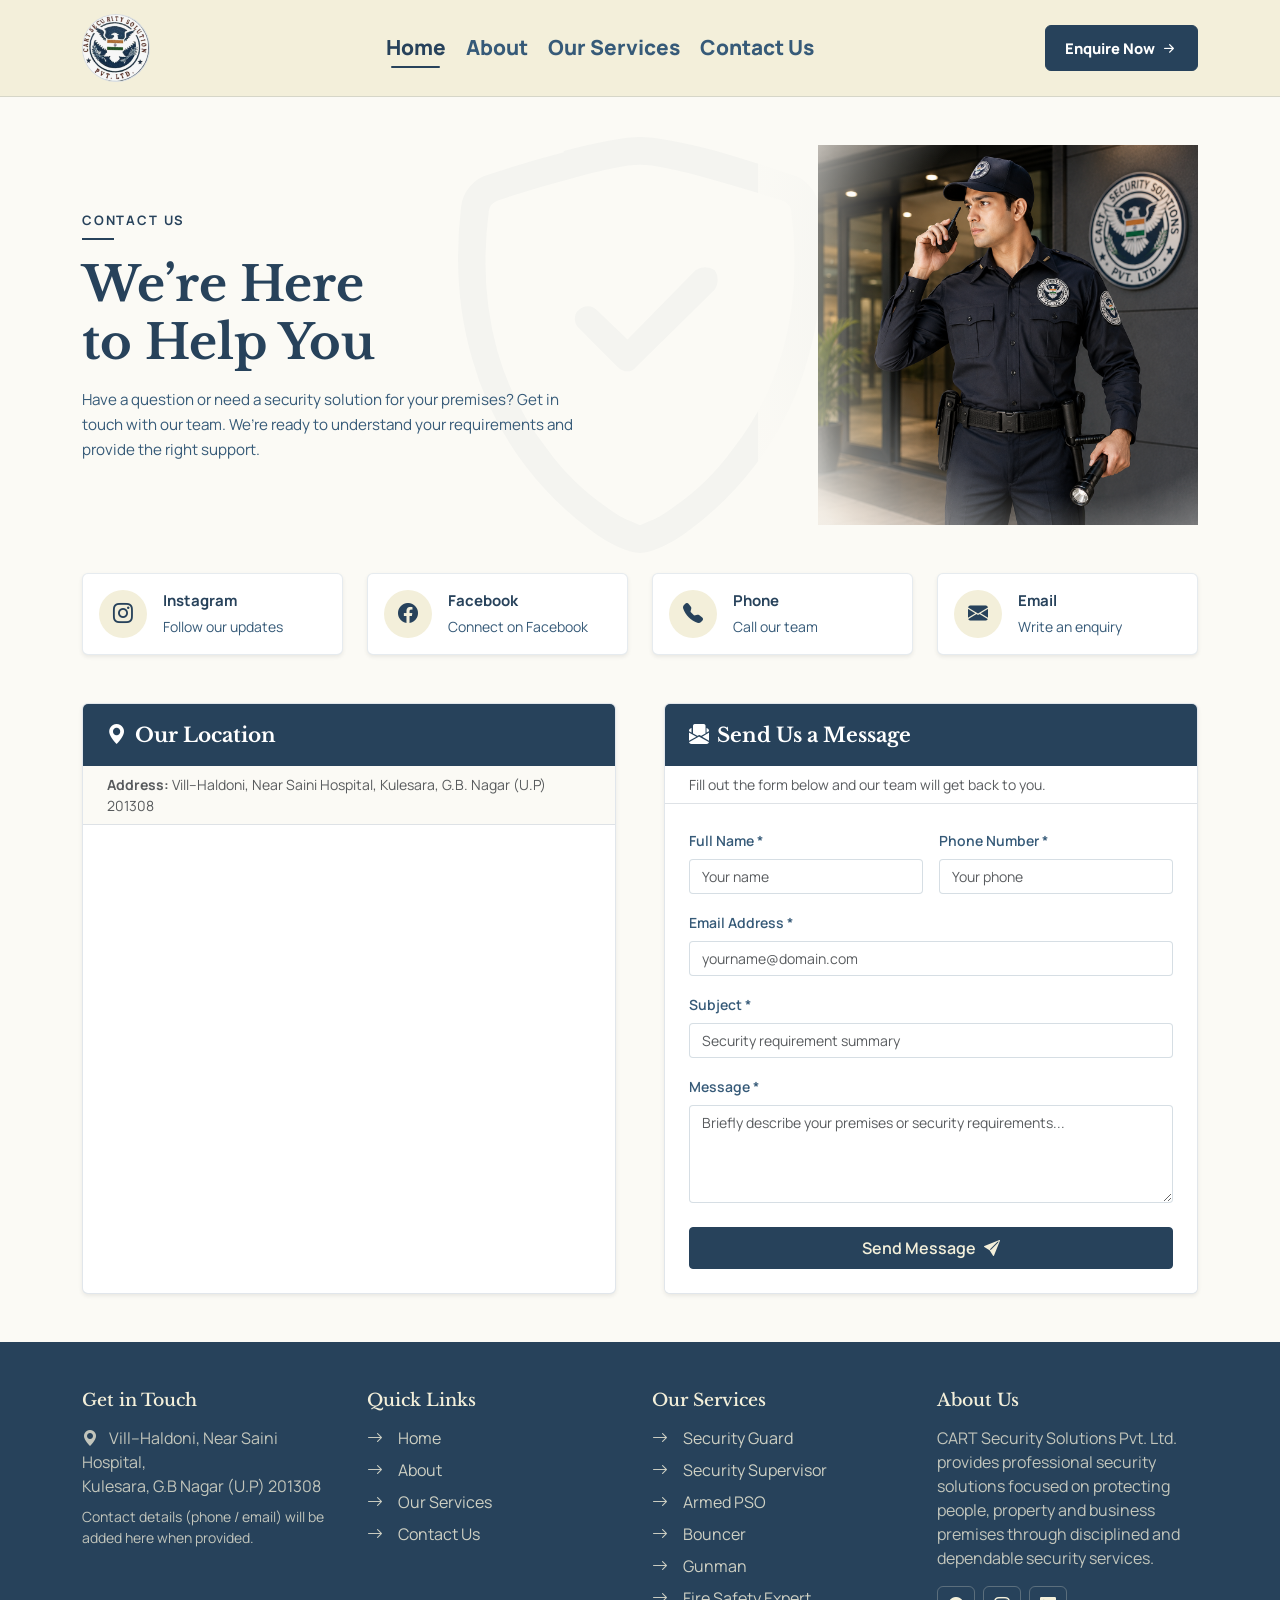
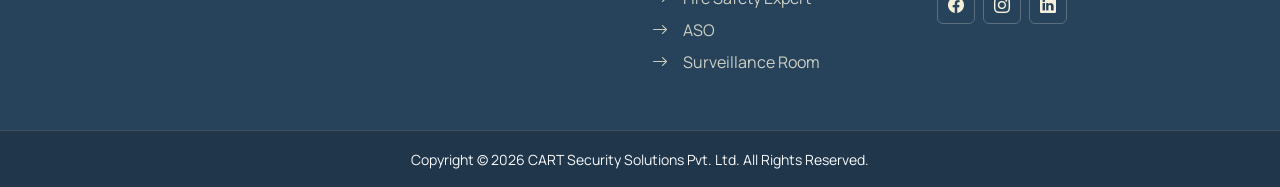
<file: contact.html>
<!doctype html>
<html lang="en">
<head>
  <meta charset="utf-8">
  <meta name="viewport" content="width=device-width, initial-scale=1">
  <title>CART Security Solutions Pvt. Ltd.</title>
  <meta name="description" content="CART Security Solutions Pvt. Ltd. provides professional guarding, supervision and premises security services.">
  <link rel="preconnect" href="https://fonts.googleapis.com">
  <link rel="preconnect" href="https://fonts.gstatic.com" crossorigin>
  <link href="https://fonts.googleapis.com/css2?family=Libre+Baskerville:wght@700&family=Manrope:wght@500;600;700&display=swap" rel="stylesheet">
  <link href="https://cdn.jsdelivr.net/npm/bootstrap@5.3.3/dist/css/bootstrap.min.css" rel="stylesheet">
  <link href="https://cdn.jsdelivr.net/npm/bootstrap-icons@1.11.3/font/bootstrap-icons.css" rel="stylesheet">
  <link rel="stylesheet" href="assets/css/style.css">
  <link rel="stylesheet" href="assets/css/contact.css">
</head>
<body>
  <header class="site-header sticky-top" id="siteHeader">
    <nav class="navbar navbar-expand-lg" aria-label="Primary navigation">
      <div class="container">
        <a class="navbar-brand brand-lockup" href="index.html" aria-label="CART Security Solutions Pvt. Ltd. home">
          <span class="brand-emblem" aria-hidden="true">
            <img src="assets/images/logo/WhatsApp%20Image%202026-08-10%20at%209.58.37%20AM.jpeg" alt="">
          </span>
          <!-- brand text removed per request; only logo kept -->
        </a>

        <button class="navbar-toggler" type="button" data-bs-toggle="collapse" data-bs-target="#primaryNavbar" aria-controls="primaryNavbar" aria-expanded="false" aria-label="Toggle navigation">
          <span class="navbar-toggler-icon"></span>
        </button>

        <div class="collapse navbar-collapse" id="primaryNavbar">
          <ul class="navbar-nav ms-lg-auto align-items-lg-center gap-lg-1">
            <li class="nav-item">
              <a class="nav-link active" aria-current="page" href="index.html">Home</a>
            </li>
            <li class="nav-item">
              <a class="nav-link" href="/about_us.html">About</a>
            </li>
            <li class="nav-item">
              <a class="nav-link" href="services.html">Our Services</a>
            </li>
            <li class="nav-item">
              <a class="nav-link" href="contact.html">Contact Us</a>
            </li>
          </ul>

          <a class="btn enquire-btn ms-lg-4 mt-3 mt-lg-0" href="contact.html">
            <span>Enquire Now</span>
            <i class="bi bi-arrow-right-short" aria-hidden="true"></i>
          </a>
        </div>
      </div>
    </nav>
  </header>


<!-- ==========================================================================
   CART SECURITY SOLUTIONS PVT. LTD. - CONTACT US PAGE CONTENT
   ========================================================================== -->
<div class="cart-contact-page position-relative overflow-hidden pt-4 pt-lg-5 pb-5">

  <!-- Subtle Shield Watermark Backdrop -->
  <div class="cart-contact-watermark position-absolute start-50 translate-middle-x d-none d-lg-block" aria-hidden="true">
    <i class="bi bi-shield-check"></i>
  </div>

  <div class="container position-relative z-1">

    <!-- ====================================================================
       1. CONTACT INTRO / HERO AREA
       ==================================================================== -->
    <header class="cart-contact-intro row align-items-center mb-4 mb-lg-5">
      
      <!-- Left Column: Editorial Heading & Content -->
      <div class="col-12 col-lg-7 text-start mb-4 mb-lg-0">
        <div class="pe-lg-4">
          <div class="d-inline-flex flex-column align-items-start mb-3">
            <span class="cart-contact-label text-uppercase fw-bold">Contact Us</span>
            <span class="cart-contact-label-line d-block mt-2" aria-hidden="true"></span>
          </div>
          <h1 class="cart-contact-title mb-3">
            We’re Here<br>to Help You
          </h1>
          <p class="cart-contact-desc mb-0">
            Have a question or need a security solution for your premises? Get in touch with our team. We’re ready to understand your requirements and provide the right support.
          </p>
        </div>
      </div>

      <!-- Right Column: Guard Image with Soft Gradient Blend -->
      <div class="col-12 col-lg-5 position-relative">
        <div class="cart-contact-image-wrap position-relative ms-auto">
          <!-- Main Security Personnel Image (Replace asset as needed) -->
          <img 
            src="/assets/images/home/contact-img.png" 
            alt="CART Security Solutions professional guard standing ready to assist at commercial premises" 
            class="cart-contact-image img-fluid d-block ms-auto" 
            loading="eager" 
          />
          <div class="cart-contact-image-blend position-absolute top-0 start-0 w-100 h-100" aria-hidden="true"></div>
        </div>
      </div>

    </header>

    <!-- ====================================================================
       2. CLICKABLE CONTACT METHODS (4 Cards: Desktop 1 Row, Tablet 2x2, Mobile 1 Col)
       ==================================================================== -->
    <section class="cart-contact-methods mb-5" aria-label="Contact Channels">
      <div class="row g-3 g-lg-4">

        <!-- Method 1: Instagram -->
        <div class="col-12 col-md-6 col-lg-3">
          <!-- REPLACE 'YOUR_INSTAGRAM_URL' with your real Instagram profile link -->
          <a href="YOUR_INSTAGRAM_URL" target="_blank" rel="noopener noreferrer" class="cart-contact-card d-flex align-items-center p-3 rounded text-decoration-none shadow-sm h-100">
            <div class="cart-contact-icon d-flex align-items-center justify-content-center rounded-circle flex-shrink-0 me-3">
              <i class="bi bi-instagram fs-5" aria-hidden="true"></i>
            </div>
            <div class="cart-contact-info overflow-hidden">
              <span class="cart-contact-method-name d-block fw-bold mb-1">Instagram</span>
              <span class="cart-contact-method-val d-block text-truncate small">Follow our updates</span>
            </div>
          </a>
        </div>

        <!-- Method 2: Facebook -->
        <div class="col-12 col-md-6 col-lg-3">
          <!-- REPLACE 'YOUR_FACEBOOK_URL' with your real Facebook page link -->
          <a href="YOUR_FACEBOOK_URL" target="_blank" rel="noopener noreferrer" class="cart-contact-card d-flex align-items-center p-3 rounded text-decoration-none shadow-sm h-100">
            <div class="cart-contact-icon d-flex align-items-center justify-content-center rounded-circle flex-shrink-0 me-3">
              <i class="bi bi-facebook fs-5" aria-hidden="true"></i>
            </div>
            <div class="cart-contact-info overflow-hidden">
              <span class="cart-contact-method-name d-block fw-bold mb-1">Facebook</span>
              <span class="cart-contact-method-val d-block text-truncate small">Connect on Facebook</span>
            </div>
          </a>
        </div>

        <!-- Method 3: Phone -->
        <div class="col-12 col-md-6 col-lg-3">
          <!-- REPLACE 'YOUR_PHONE_NUMBER' with your real phone number e.g. tel:+91XXXXXXXXXX -->
          <a href="tel:YOUR_PHONE_NUMBER" class="cart-contact-card d-flex align-items-center p-3 rounded text-decoration-none shadow-sm h-100">
            <div class="cart-contact-icon d-flex align-items-center justify-content-center rounded-circle flex-shrink-0 me-3">
              <i class="bi bi-telephone-fill fs-5" aria-hidden="true"></i>
            </div>
            <div class="cart-contact-info overflow-hidden">
              <span class="cart-contact-method-name d-block fw-bold mb-1">Phone</span>
              <span class="cart-contact-method-val d-block text-truncate small">Call our team</span>
            </div>
          </a>
        </div>

        <!-- Method 4: Email -->
        <div class="col-12 col-md-6 col-lg-3">
          <!-- REPLACE 'YOUR_EMAIL_ADDRESS' with your real email address e.g. mailto:info@cartsecurity.in -->
          <a href="mailto:YOUR_EMAIL_ADDRESS" class="cart-contact-card d-flex align-items-center p-3 rounded text-decoration-none shadow-sm h-100">
            <div class="cart-contact-icon d-flex align-items-center justify-content-center rounded-circle flex-shrink-0 me-3">
              <i class="bi bi-envelope-fill fs-5" aria-hidden="true"></i>
            </div>
            <div class="cart-contact-info overflow-hidden">
              <span class="cart-contact-method-name d-block fw-bold mb-1">Email</span>
              <span class="cart-contact-method-val d-block text-truncate small">Write an enquiry</span>
            </div>
          </a>
        </div>

      </div>
    </section>

    <!-- ====================================================================
       3. GOOGLE MAP + CONTACT FORM SECTION (Balanced Two Columns)
       ==================================================================== -->
    <section class="cart-contact-main" aria-label="Location and Enquiry Form">
      <div class="row g-4 g-lg-5 align-items-stretch">

        <!-- Left Column: Google Map Embed -->
        <div class="col-12 col-lg-6">
          <div class="cart-contact-panel h-100 rounded overflow-hidden shadow-sm d-flex flex-column">
            
            <!-- Panel Header -->
            <div class="cart-contact-panel-header d-flex align-items-center px-4 py-3 text-white">
              <i class="bi bi-geo-alt-fill me-2 fs-5" aria-hidden="true"></i>
              <h2 class="h5 mb-0 fw-bold">Our Location</h2>
            </div>
            
            <!-- Map Address Information Strip -->
            <div class="cart-contact-location-info px-4 py-2 bg-white border-bottom">
              <p class="small mb-0 text-muted">
                <strong>Address:</strong> Vill–Haldoni, Near Saini Hospital, Kulesara, G.B. Nagar (U.P) 201308
              </p>
            </div>

            <!-- Responsive Interactive Map Container -->
            <div class="cart-contact-map-wrap flex-grow-1 position-relative w-100">
              <iframe 
                title="CART Security Solutions Location Map" 
                src="https://maps.google.com/maps?q=Vill-Haldoni,%20Near%20Saini%20Hospital,%20Kulesara,%20G.B.%20Nagar%20201308&t=&z=14&ie=UTF8&iwloc=&output=embed" 
                class="cart-contact-map w-100 h-100 border-0" 
                allowfullscreen="" 
                loading="lazy" 
                referrerpolicy="no-referrer-when-downgrade">
              </iframe>
            </div>

          </div>
        </div>

        <!-- Right Column: Google Form Embed Panel -->
        <div class="col-12 col-lg-6">
          <div class="cart-contact-panel h-100 rounded overflow-hidden shadow-sm d-flex flex-column">
            
            <!-- Panel Header -->
            <div class="cart-contact-panel-header d-flex align-items-center px-4 py-3 text-white">
              <i class="bi bi-envelope-paper-fill me-2 fs-5" aria-hidden="true"></i>
              <h2 class="h5 mb-0 fw-bold">Send Us a Message</h2>
            </div>

            <!-- Subtitle Description Strip -->
            <div class="px-4 py-2 bg-white border-bottom">
              <p class="small mb-0 text-muted">Fill out the form below and our team will get back to you.</p>
            </div>

            <!-- Form Wrapper Area -->
            <div class="cart-contact-form-wrap flex-grow-1 bg-white p-3 p-sm-4 d-flex flex-column">
              
              <!-- ==========================================================
                 GOOGLE FORM EMBED INSTRUCTION:
                 Replace the iframe or placeholder below with your real 
                 Google Form Embed link:
                 e.g. <iframe src="YOUR_GOOGLE_FORM_EMBED_URL" class="w-100 h-100 border-0" ...></iframe>
                 ========================================================== -->
              
              <!-- Layout Fallback Preview (Ready to be swapped with Google Form Iframe) -->
              <form action="#" method="POST" onsubmit="event.preventDefault();" class="d-flex flex-column h-100 gap-3">
                <div class="row g-3">
                  <div class="col-12 col-sm-6">
                    <label for="contactFullName" class="form-label small fw-semibold">Full Name *</label>
                    <input type="text" class="form-control cart-contact-input" id="contactFullName" placeholder="Your name" required />
                  </div>
                  <div class="col-12 col-sm-6">
                    <label for="contactPhone" class="form-label small fw-semibold">Phone Number *</label>
                    <input type="tel" class="form-control cart-contact-input" id="contactPhone" placeholder="Your phone" required />
                  </div>
                </div>

                <div>
                  <label for="contactEmail" class="form-label small fw-semibold">Email Address *</label>
                  <input type="email" class="form-control cart-contact-input" id="contactEmail" placeholder="yourname@domain.com" required />
                </div>

                <div>
                  <label for="contactSubject" class="form-label small fw-semibold">Subject *</label>
                  <input type="text" class="form-control cart-contact-input" id="contactSubject" placeholder="Security requirement summary" required />
                </div>

                <div class="flex-grow-1">
                  <label for="contactMessage" class="form-label small fw-semibold">Message *</label>
                  <textarea class="form-control cart-contact-input" id="contactMessage" rows="4" placeholder="Briefly describe your premises or security requirements..." required></textarea>
                </div>

                <button type="submit" class="btn cart-contact-submit fw-semibold px-4 py-2 mt-2 d-inline-flex align-items-center justify-content-center">
                  <span>Send Message</span>
                  <i class="bi bi-send-fill ms-2" aria-hidden="true"></i>
                </button>
              </form>

            </div>

          </div>
        </div>

      </div>
    </section>

  </div>
</div>






  <footer class="site-footer mt-5" id="siteFooter">
    <div class="container py-5">
      <div class="row gy-4">
        <!-- Column 1: Get in Touch -->
        <div class="col-lg-3 col-md-6 col-12">
          <h5 class="footer-heading">Get in Touch</h5>
          <p class="mb-2 text-muted"><i class="bi bi-geo-alt-fill me-2 text-dark"></i>
            Vill–Haldoni, Near Saini Hospital,<br>
            Kulesara, G.B Nagar (U.P) 201308
          </p>
          <p class="small text-muted mb-0">Contact details (phone / email) will be added here when provided.</p>
        </div>

        <!-- Column 2: Quick Links -->
        <div class="col-lg-3 col-md-6 col-12">
          <h5 class="footer-heading">Quick Links</h5>
          <ul class="list-unstyled footer-links mb-0">
            <li><a href="index.html"><i class="bi bi-arrow-right me-2"></i>Home</a></li>
            <li><a href="about.html"><i class="bi bi-arrow-right me-2"></i>About</a></li>
            <li><a href="services.html"><i class="bi bi-arrow-right me-2"></i>Our Services</a></li>
            <li><a href="contact.html"><i class="bi bi-arrow-right me-2"></i>Contact Us</a></li>
          </ul>
        </div>

        <!-- Column 3: Our Services -->
        <div class="col-lg-3 col-md-6 col-12">
          <h5 class="footer-heading">Our Services</h5>
          <ul class="list-unstyled footer-links mb-0">
            <li><a href="/services/security-guard.html"><i class="bi bi-arrow-right me-2"></i>Security Guard</a></li>
            <li><a href="/services/Security-Supervisor.html"><i class="bi bi-arrow-right me-2"></i>Security Supervisor</a></li>
            <li><a href="/services/armed-pso.html"><i class="bi bi-arrow-right me-2"></i>Armed PSO</a></li>
            <li><a href="/services/Bouncer.html"><i class="bi bi-arrow-right me-2"></i>Bouncer</a></li>
            <li><a href="/services/Gunman.html"><i class="bi bi-arrow-right me-2"></i>Gunman</a></li>
            <li><a href="/services/Fire-Safety-Expert.html"><i class="bi bi-arrow-right me-2"></i>Fire Safety Expert</a></li>
            <li><a href="/services/ASO.html"><i class="bi bi-arrow-right me-2"></i>ASO</a></li>
            <li><a href="/services/Surveillance-Room.html"><i class="bi bi-arrow-right me-2"></i>Surveillance Room</a></li>
          </ul>
        </div>

        <!-- Column 4: About Us -->
        <div class="col-lg-3 col-md-6 col-12">
          <h5 class="footer-heading">About Us</h5>
          <p class="text-muted">CART Security Solutions Pvt. Ltd. provides professional security solutions focused on protecting people, property and business premises through disciplined and dependable security services.</p>

          <div class="social d-flex gap-2 mt-3">
            <a href="#" class="social-icon" aria-label="Facebook"><i class="bi bi-facebook"></i></a>
            <a href="#" class="social-icon" aria-label="Instagram"><i class="bi bi-instagram"></i></a>
            <a href="#" class="social-icon" aria-label="LinkedIn"><i class="bi bi-linkedin"></i></a>
          </div>
        </div>
      </div>
    </div>

    <!-- Copyright bar -->
    <div class="footer-bar text-center py-3">
      <div class="container">
        <small class="text-light">Copyright © 2026 CART Security Solutions Pvt. Ltd. All Rights Reserved.</small>
      </div>
    </div>

    <!-- Floating WhatsApp (commented) - Uncomment and add real number when available -->
    <!--
    <a href="https://wa.me/XXXXXXXXXXX" class="floating-whatsapp" aria-label="WhatsApp">
      <i class="bi bi-whatsapp"></i>
    </a>
    -->
  </footer>


  <script src="https://cdn.jsdelivr.net/npm/bootstrap@5.3.3/dist/js/bootstrap.bundle.min.js"></script>
  <script src="assets/js/main.js"></script>
</body>
</html>
</file>
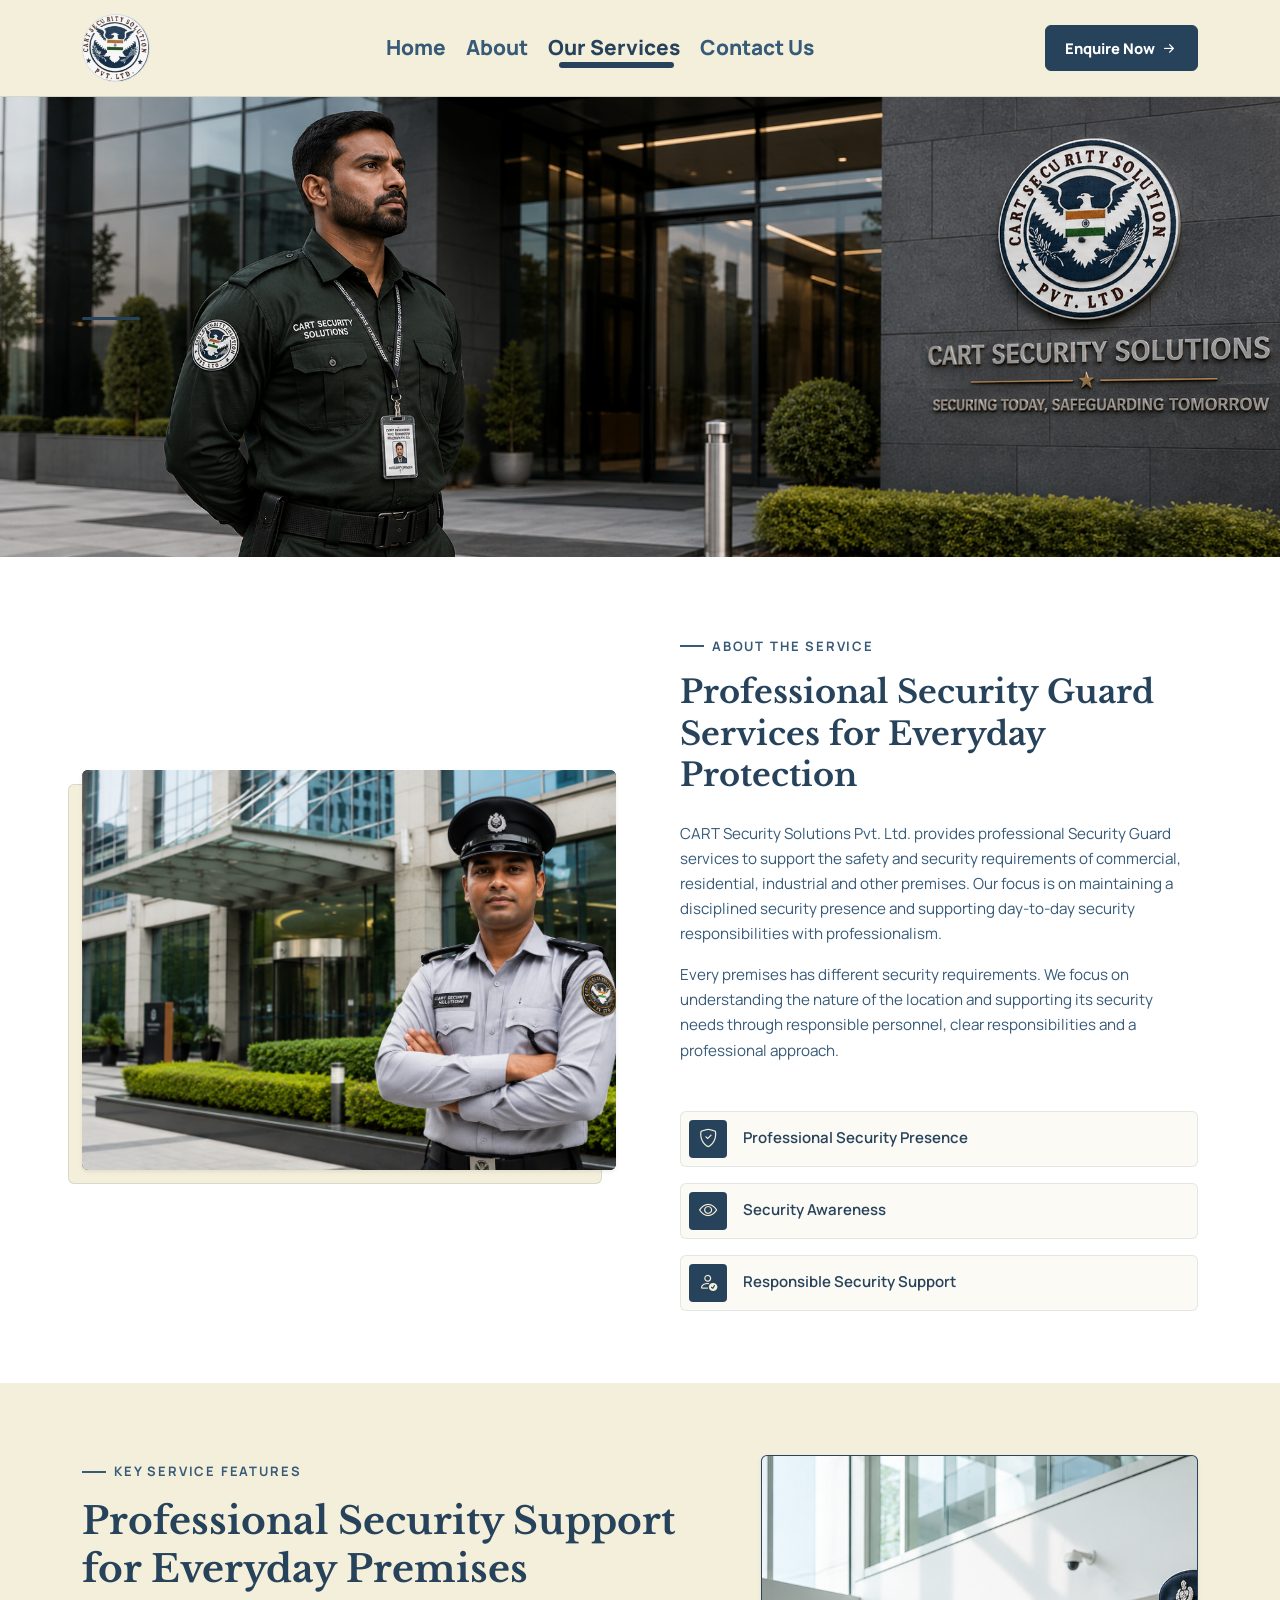
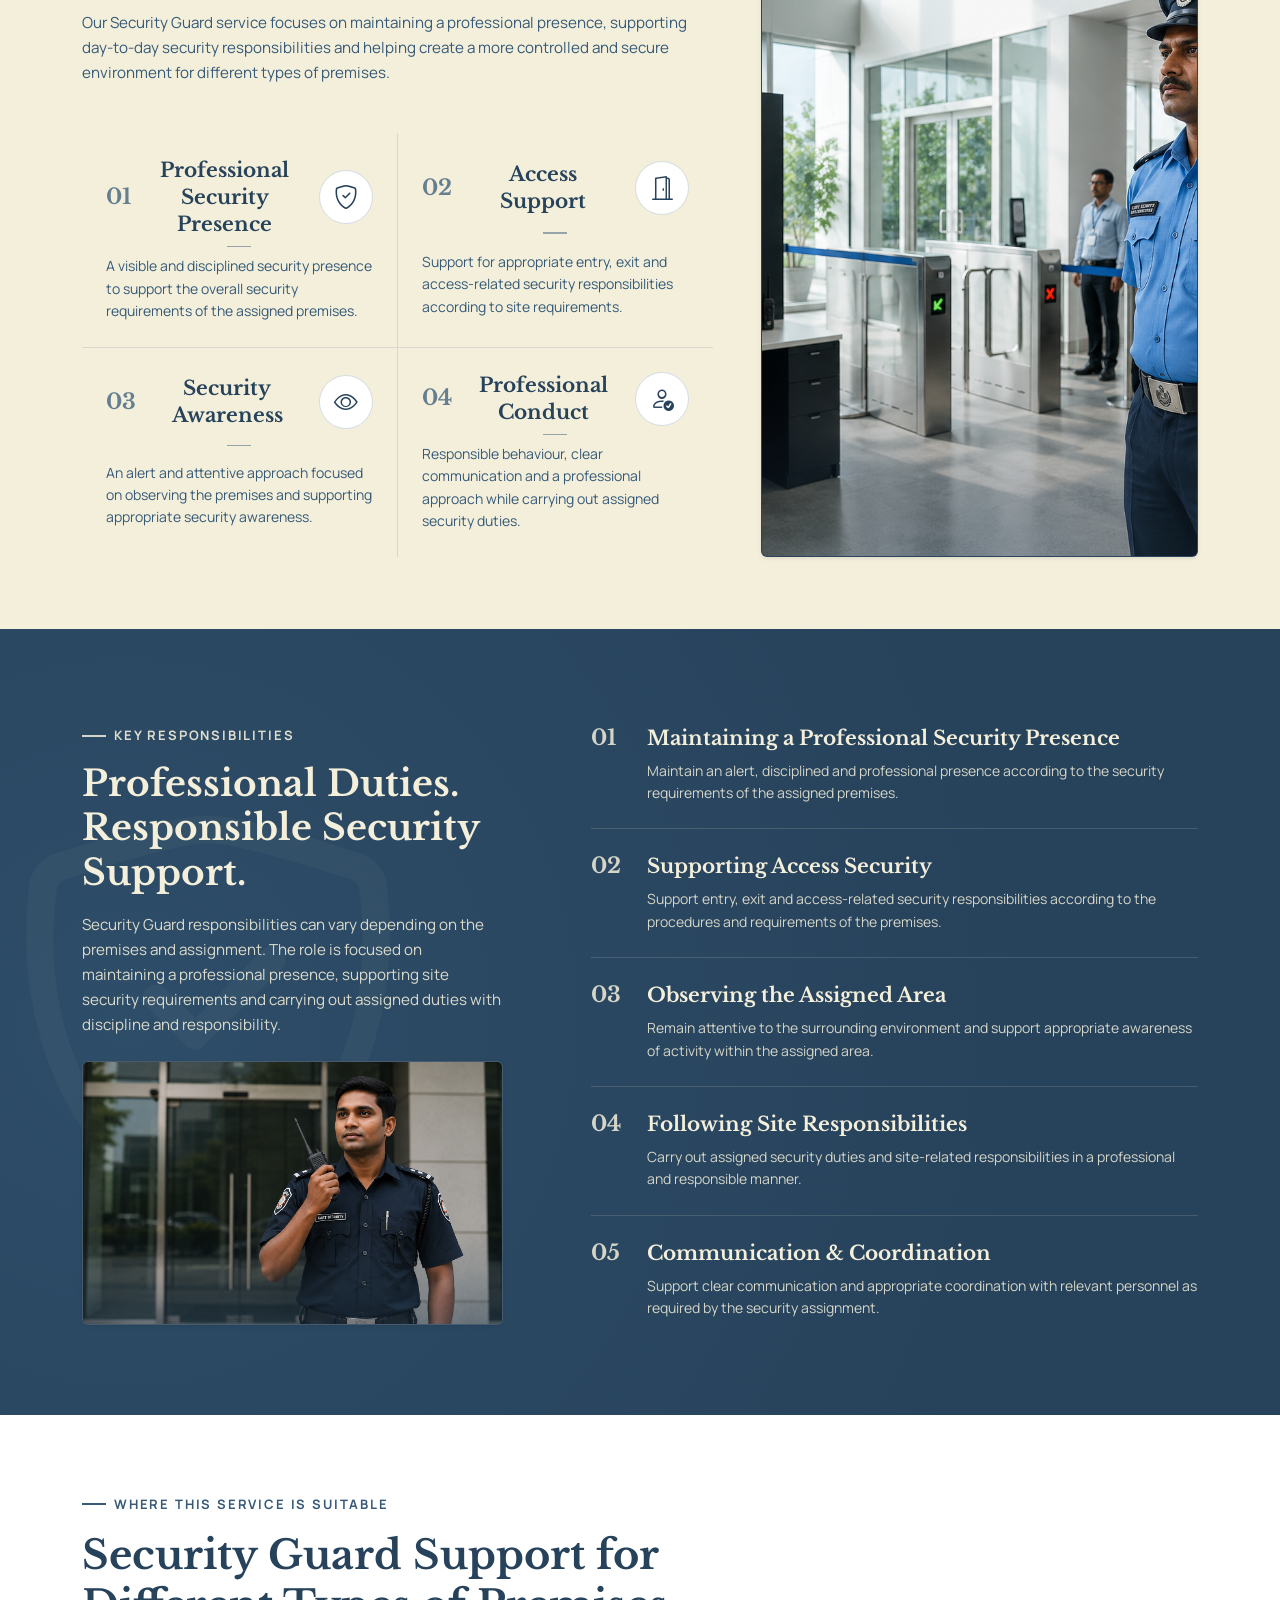
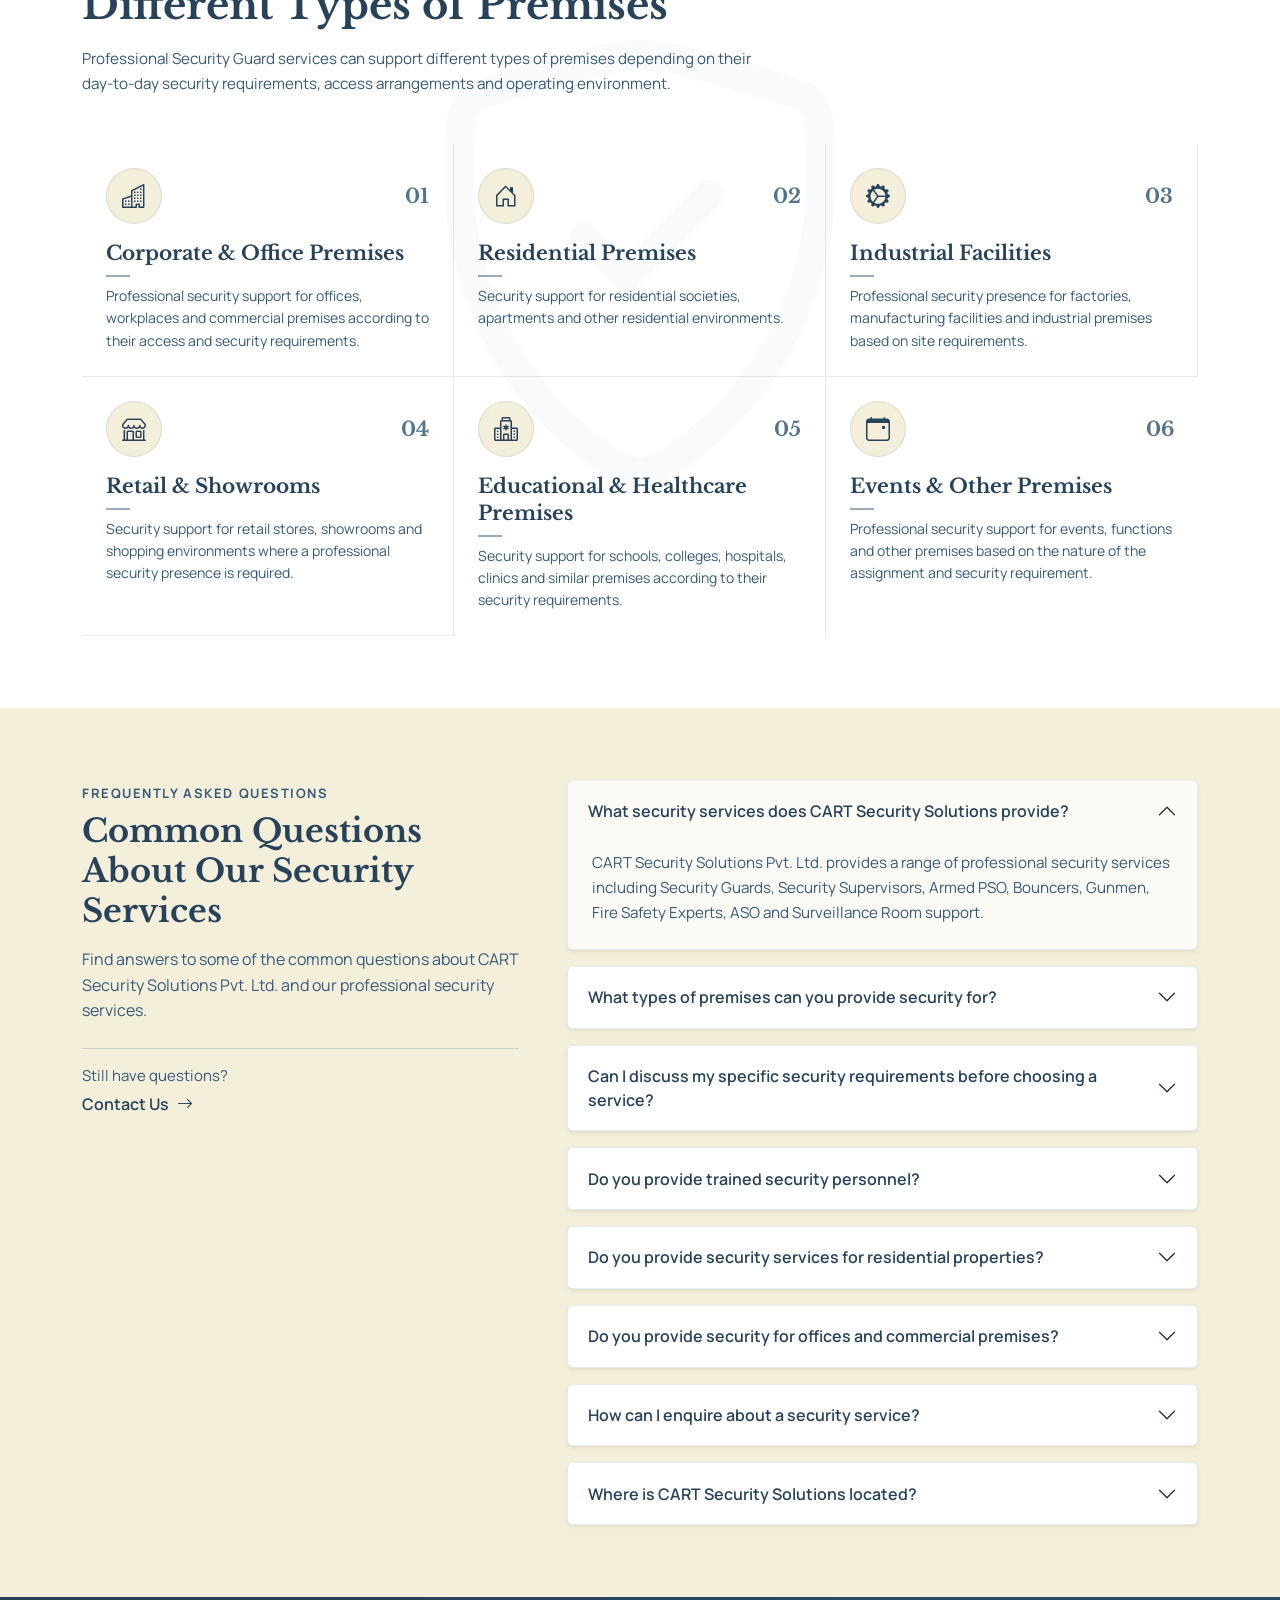
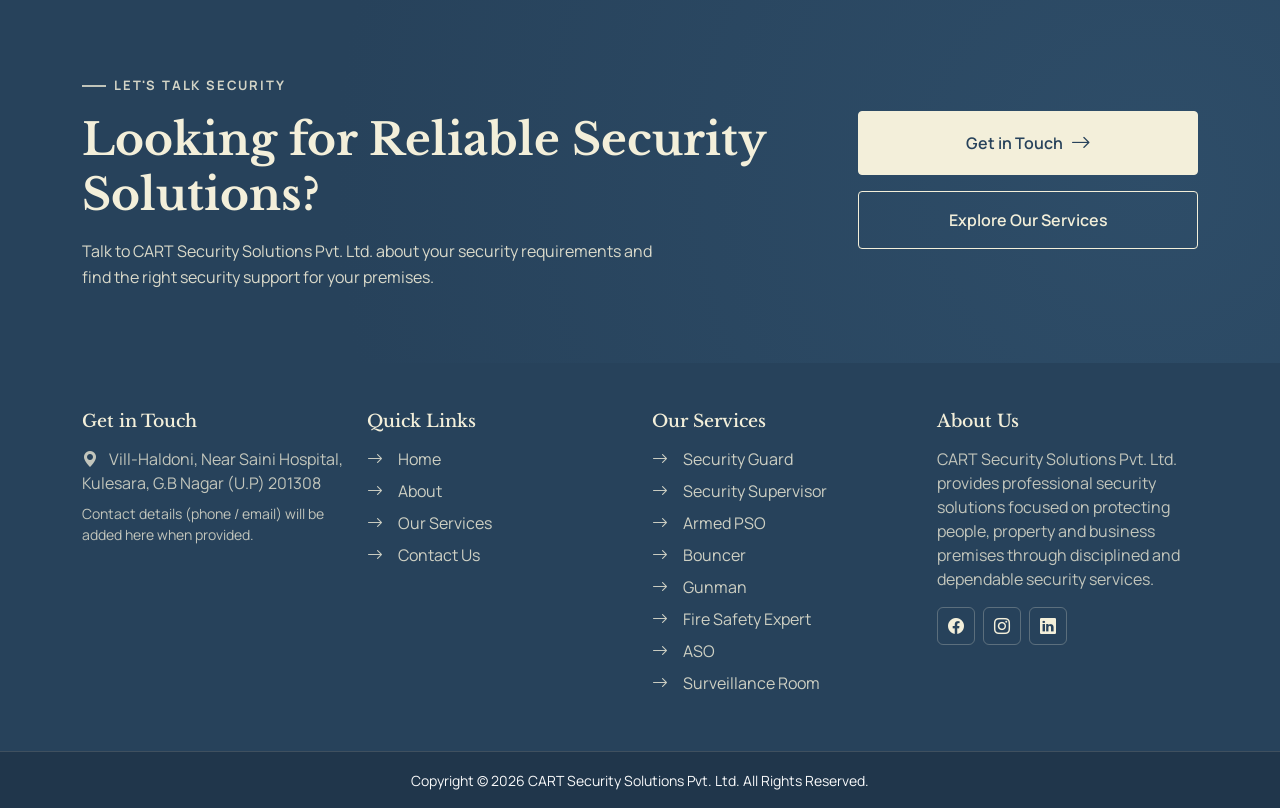
<file: services/security-guard.html>
<!doctype html>
<html lang="en">
<head>
  <meta charset="utf-8">
  <meta name="viewport" content="width=device-width, initial-scale=1">
  <title>Security Guard | CART Security Solutions Pvt. Ltd.</title>
  <meta name="description" content="Professional security guard service by CART Security Solutions Pvt. Ltd.">
  <link rel="preconnect" href="https://fonts.googleapis.com">
  <link rel="preconnect" href="https://fonts.gstatic.com" crossorigin>
  <link href="https://fonts.googleapis.com/css2?family=Libre+Baskerville:wght@700&family=Manrope:wght@500;600;700&display=swap" rel="stylesheet">
  <link href="https://cdn.jsdelivr.net/npm/bootstrap@5.3.3/dist/css/bootstrap.min.css" rel="stylesheet">
  <link href="https://cdn.jsdelivr.net/npm/bootstrap-icons@1.11.3/font/bootstrap-icons.css" rel="stylesheet">
  <link rel="stylesheet" href="../assets/css/style.css">
  <link rel="stylesheet" href="../assets/css/security-guard.css">
</head>
<body>
  <header class="site-header sticky-top" id="siteHeader">
    <nav class="navbar navbar-expand-lg" aria-label="Primary navigation">
      <div class="container">
        <a class="navbar-brand brand-lockup" href="../index.html" aria-label="CART Security Solutions Pvt. Ltd. home">
          <span class="brand-emblem" aria-hidden="true">
            <img src="../assets/images/logo/WhatsApp%20Image%202026-08-10%20at%209.58.37%20AM.jpeg" alt="">
          </span>
          <!-- brand text removed per request; only logo kept -->
        </a>

        <button class="navbar-toggler" type="button" data-bs-toggle="collapse" data-bs-target="#primaryNavbar" aria-controls="primaryNavbar" aria-expanded="false" aria-label="Toggle navigation">
          <span class="navbar-toggler-icon"></span>
        </button>

        <div class="collapse navbar-collapse" id="primaryNavbar">
          <ul class="navbar-nav ms-lg-auto align-items-lg-center gap-lg-1">
            <li class="nav-item">
              <a class="nav-link" href="../index.html">Home</a>
            </li>
            <li class="nav-item">
              <a class="nav-link" href="../about_us.html">About</a>
            </li>
            <li class="nav-item dropdown">
              <a class="nav-link dropdown-toggle active" aria-current="page" href="../services.html" id="servicesDropdown" role="button" data-bs-toggle="dropdown" aria-expanded="false">
                Our Services
              </a>
              <ul class="dropdown-menu" aria-labelledby="servicesDropdown">
                <li><a class="dropdown-item" href="armed-pso.html">Armed PSO</a></li>
                <li><a class="dropdown-item" href="ASO.html">ASO</a></li>
                <li><a class="dropdown-item" href="Bouncer.html">Bouncer</a></li>
                <li><a class="dropdown-item" href="Fire-Safety-Expert.html">Fire Safety Expert</a></li>
                <li><a class="dropdown-item" href="Gunman.html">Gunman</a></li>
                <li><a class="dropdown-item active" href="security-guard.html">Security Guard</a></li>
                <li><a class="dropdown-item" href="Security-Supervisor.html">Security Supervisor</a></li>
                <li><a class="dropdown-item" href="Surveillance-Room.html">Surveillance Room</a></li>
              </ul>
            </li>
            <li class="nav-item">
              <a class="nav-link" href="../contact.html">Contact Us</a>
            </li>
          </ul>

          <a class="btn enquire-btn ms-lg-4 mt-3 mt-lg-0" href="../contact.html">
            <span>Enquire Now</span>
            <i class="bi bi-arrow-right-short" aria-hidden="true"></i>
          </a>
        </div>
      </div>
    </nav>
  </header>

  <!-- Security Guard Hero Start -->
  <section class="cart-sg-hero position-relative overflow-hidden" aria-labelledby="cartSgHeroTitle">
    <div class="cart-sg-hero-media position-relative">
      <img
        src="/assets/images/services/security-guard/security-guard-banner.png"
        class="cart-sg-hero-image img-fluid d-block w-100 h-100"
        alt="CART Security Solutions guard in a dark green uniform at a modern commercial building"
        loading="eager"
      >
      <div class="cart-sg-hero-content position-absolute top-0 start-0 z-2 d-flex align-items-center w-100 h-100">
        <div class="container">
          <div class="row">
            <div class="col-11 col-sm-9 col-md-7 col-lg-6 col-xl-5">
              <span class="cart-sg-hero-accent d-block mb-3" aria-hidden="true"></span>
              <h1 class="cart-sg-hero-title mb-0" id="cartSgHeroTitle">Security Guard</h1>
            </div>
          </div>
        </div>
      </div>
    </div>
  </section>

  
  <!-- Security Guard Hero End -->

<!-- ==========================================================================
   CART SECURITY SOLUTIONS PVT. LTD. - SECURITY GUARD SERVICE INTRODUCTION
   (Append immediately after the completed Security Guard Hero section)
   ========================================================================== -->
<section class="cart-sg-intro py-5 position-relative overflow-hidden" aria-labelledby="sg-intro-heading">
  <div class="container py-lg-4">
    <div class="row align-items-center g-4 g-lg-5">

      <!-- Left Column (~50% Desktop): Guard Personnel Image with Frame Detail -->
      <div class="col-12 col-lg-6">
        <div class="cart-sg-intro-image-wrap position-relative">
          <div class="cart-sg-intro-image-frame position-relative rounded overflow-hidden shadow-sm">
            <img 
              src="/assets/images/services/security-guard/security-guard1.png" 
              alt="Professional CART Security Guard on duty at a modern commercial facility entrance" 
              class="cart-sg-intro-image img-fluid w-100 d-block" 
              loading="lazy" 
            />
          </div>
          <!-- Subtle Cream Offset Panel Accent -->
          <div class="cart-sg-intro-backdrop position-absolute rounded d-none d-sm-block" aria-hidden="true"></div>
        </div>
      </div>

      <!-- Right Column (~50% Desktop): Editorial Content & Key Highlights -->
      <div class="col-12 col-lg-6">
        <div class="cart-sg-intro-content ps-lg-3 text-start">

          <!-- Section Label with Horizontal Line -->
          <div class="d-inline-flex align-items-center mb-2 mb-md-3">
            <span class="cart-sg-intro-line d-inline-block me-2" aria-hidden="true"></span>
            <span class="cart-sg-intro-label text-uppercase fw-bold">About the Service</span>
          </div>

          <!-- Main Section Heading -->
          <h2 id="sg-intro-heading" class="cart-sg-intro-title mb-3 mb-lg-4">
            Professional Security Guard Services for Everyday Protection
          </h2>

          <!-- Descriptive Body Text -->
          <p class="cart-sg-intro-text mb-3">
            CART Security Solutions Pvt. Ltd. provides professional Security Guard services to support the safety and security requirements of commercial, residential, industrial and other premises. Our focus is on maintaining a disciplined security presence and supporting day-to-day security responsibilities with professionalism.
          </p>
          <p class="cart-sg-intro-text mb-4 mb-lg-5">
            Every premises has different security requirements. We focus on understanding the nature of the location and supporting its security needs through responsible personnel, clear responsibilities and a professional approach.
          </p>

          <!-- Three Compact Highlights -->
          <div class="cart-sg-intro-highlights d-flex flex-column gap-3">
            
            <div class="cart-sg-intro-highlight-item d-flex align-items-center p-2 rounded">
              <div class="cart-sg-intro-icon-box d-flex align-items-center justify-content-center rounded flex-shrink-0 me-3">
                <i class="bi bi-shield-check cart-sg-intro-icon" aria-hidden="true"></i>
              </div>
              <span class="cart-sg-intro-highlight-title fw-semibold">Professional Security Presence</span>
            </div>

            <div class="cart-sg-intro-highlight-item d-flex align-items-center p-2 rounded">
              <div class="cart-sg-intro-icon-box d-flex align-items-center justify-content-center rounded flex-shrink-0 me-3">
                <i class="bi bi-eye cart-sg-intro-icon" aria-hidden="true"></i>
              </div>
              <span class="cart-sg-intro-highlight-title fw-semibold">Security Awareness</span>
            </div>

            <div class="cart-sg-intro-highlight-item d-flex align-items-center p-2 rounded">
              <div class="cart-sg-intro-icon-box d-flex align-items-center justify-content-center rounded flex-shrink-0 me-3">
                <i class="bi bi-person-check cart-sg-intro-icon" aria-hidden="true"></i>
              </div>
              <span class="cart-sg-intro-highlight-title fw-semibold">Responsible Security Support</span>
            </div>

          </div>

        </div>
      </div>

    </div>
  </div>
</section>

<!-- ==========================================================================
   CART SECURITY SOLUTIONS PVT. LTD. - SECURITY GUARD KEY SERVICE FEATURES
   (Append immediately after the completed Service Introduction section)
   ========================================================================== -->
<section class="cart-sg-features py-5 position-relative overflow-hidden" aria-labelledby="sg-features-heading">
  <div class="container py-lg-4 position-relative z-1">
    <div class="row align-items-stretch g-4 g-lg-5">

      <!-- Left Column (~60% Desktop): Header & 2x2 Editorial Features Grid -->
      <div class="col-12 col-lg-7 d-flex flex-column justify-content-between text-start order-1 order-lg-1">
        
        <!-- Section Header Area -->
        <header class="cart-sg-features-header mb-4 mb-lg-5 pe-lg-2">
          <div class="d-inline-flex align-items-center mb-2 mb-md-3">
            <span class="cart-sg-features-line d-inline-block me-2" aria-hidden="true"></span>
            <span class="cart-sg-features-label text-uppercase fw-bold">Key Service Features</span>
          </div>
          <h2 id="sg-features-heading" class="cart-sg-features-title mb-3">
            Professional Security Support for Everyday Premises
          </h2>
          <p class="cart-sg-features-desc mb-0">
            Our Security Guard service focuses on maintaining a professional presence, supporting day-to-day security responsibilities and helping create a more controlled and secure environment for different types of premises.
          </p>
        </header>

        <!-- 2x2 Editorial Features Grid -->
        <div class="cart-sg-features-grid row g-0">

          <!-- Feature 01: Professional Security Presence -->
          <div class="col-12 col-md-6 cart-sg-features-col border-end-md border-bottom-md p-3 p-xl-4">
            <article class="cart-sg-features-item d-flex flex-column h-100">
              <div class="d-flex align-items-center justify-content-between mb-3">
                <div class="cart-sg-features-icon d-flex align-items-center justify-content-center flex-shrink-0">
                  <i class="bi bi-shield-check fs-4" aria-hidden="true"></i>
                </div>
                <span class="cart-sg-features-number fw-bold">01</span>
              </div>
              <h3 class="cart-sg-features-item-title h5 mb-2">Professional Security Presence</h3>
              <span class="cart-sg-features-divider d-block mb-2" aria-hidden="true"></span>
              <p class="cart-sg-features-item-desc mb-0">
                A visible and disciplined security presence to support the overall security requirements of the assigned premises.
              </p>
            </article>
          </div>

          <!-- Feature 02: Access Support -->
          <div class="col-12 col-md-6 cart-sg-features-col border-bottom-md p-3 p-xl-4">
            <article class="cart-sg-features-item d-flex flex-column h-100">
              <div class="d-flex align-items-center justify-content-between mb-3">
                <div class="cart-sg-features-icon d-flex align-items-center justify-content-center flex-shrink-0">
                  <i class="bi bi-door-open fs-4" aria-hidden="true"></i>
                </div>
                <span class="cart-sg-features-number fw-bold">02</span>
              </div>
              <h3 class="cart-sg-features-item-title h5 mb-2">Access Support</h3>
              <span class="cart-sg-features-divider d-block mb-2" aria-hidden="true"></span>
              <p class="cart-sg-features-item-desc mb-0">
                Support for appropriate entry, exit and access-related security responsibilities according to site requirements.
              </p>
            </article>
          </div>

          <!-- Feature 03: Security Awareness -->
          <div class="col-12 col-md-6 cart-sg-features-col border-end-md p-3 p-xl-4">
            <article class="cart-sg-features-item d-flex flex-column h-100">
              <div class="d-flex align-items-center justify-content-between mb-3">
                <div class="cart-sg-features-icon d-flex align-items-center justify-content-center flex-shrink-0">
                  <i class="bi bi-eye fs-4" aria-hidden="true"></i>
                </div>
                <span class="cart-sg-features-number fw-bold">03</span>
              </div>
              <h3 class="cart-sg-features-item-title h5 mb-2">Security Awareness</h3>
              <span class="cart-sg-features-divider d-block mb-2" aria-hidden="true"></span>
              <p class="cart-sg-features-item-desc mb-0">
                An alert and attentive approach focused on observing the premises and supporting appropriate security awareness.
              </p>
            </article>
          </div>

          <!-- Feature 04: Professional Conduct -->
          <div class="col-12 col-md-6 cart-sg-features-col p-3 p-xl-4">
            <article class="cart-sg-features-item d-flex flex-column h-100">
              <div class="d-flex align-items-center justify-content-between mb-3">
                <div class="cart-sg-features-icon d-flex align-items-center justify-content-center flex-shrink-0">
                  <i class="bi bi-person-check fs-4" aria-hidden="true"></i>
                </div>
                <span class="cart-sg-features-number fw-bold">04</span>
              </div>
              <h3 class="cart-sg-features-item-title h5 mb-2">Professional Conduct</h3>
              <span class="cart-sg-features-divider d-block mb-2" aria-hidden="true"></span>
              <p class="cart-sg-features-item-desc mb-0">
                Responsible behaviour, clear communication and a professional approach while carrying out assigned security duties.
              </p>
            </article>
          </div>

        </div>
      </div>

      <!-- Right Column (~40% Desktop): Guard Image -->
      <div class="col-12 col-lg-5 d-flex align-items-stretch order-2 order-lg-2">
        <div class="cart-sg-features-image-wrap position-relative w-100 rounded overflow-hidden shadow-sm">
          <img 
            src="/assets/images/services/security-guard/security-guard2.png" 
            alt="CART Security Guard on duty maintaining security presence at entrance premises" 
            class="cart-sg-features-image img-fluid w-100 h-100" 
            loading="lazy" 
          />
          <div class="cart-sg-features-image-blend position-absolute top-0 start-0 w-100 h-100" aria-hidden="true"></div>
        </div>
      </div>

    </div>
  </div>
</section>


<!-- ==========================================================================
   CART SECURITY SOLUTIONS PVT. LTD. - SECURITY GUARD KEY RESPONSIBILITIES
   (Append immediately after the completed Key Service Features section)
   ========================================================================== -->
<section class="cart-sg-responsibilities py-5 position-relative overflow-hidden text-white" aria-labelledby="sg-resp-heading">

  <!-- Subtle Shield Watermark Backdrop -->
  <div class="cart-sg-responsibilities-watermark position-absolute top-50 start-0 translate-middle-y d-none d-lg-block" aria-hidden="true">
    <i class="bi bi-shield-check"></i>
  </div>

  <div class="container position-relative z-1 py-lg-4">
    <div class="row align-items-center g-4 g-lg-5">

      <!-- Left Column (~40-45% Desktop): Header, Supporting Text & Framed Image -->
      <div class="col-12 col-lg-5 text-start">
        <div class="cart-sg-responsibilities-content pe-xl-3">

          <!-- Section Label with Horizontal Line -->
          <div class="d-inline-flex align-items-center mb-2 mb-md-3">
            <span class="cart-sg-responsibilities-line d-inline-block me-2" aria-hidden="true"></span>
            <span class="cart-sg-responsibilities-label text-uppercase fw-bold">Key Responsibilities</span>
          </div>

          <!-- Section Heading -->
          <h2 id="sg-resp-heading" class="cart-sg-responsibilities-title mb-3">
            Professional Duties. Responsible Security Support.
          </h2>

          <!-- Descriptive Body Text -->
          <p class="cart-sg-responsibilities-desc mb-4">
            Security Guard responsibilities can vary depending on the premises and assignment. The role is focused on maintaining a professional presence, supporting site security requirements and carrying out assigned duties with discipline and responsibility.
          </p>

          <!-- Security Guard Image Container -->
          <div class="cart-sg-responsibilities-image-wrap position-relative rounded overflow-hidden shadow-sm">
            <img 
              src="/assets/images/services/security-guard/security-guard3.png" 
              alt="Professional CART Security Guard on duty carrying out assigned site duties" 
              class="cart-sg-responsibilities-image img-fluid w-100 d-block" 
              loading="lazy" 
            />
            <div class="cart-sg-responsibilities-image-blend position-absolute top-0 start-0 w-100 h-100" aria-hidden="true"></div>
          </div>

        </div>
      </div>

      <!-- Right Column (~55-60% Desktop): Editorial Vertical Numbered List -->
      <div class="col-12 col-lg-7 ps-lg-4 ps-xl-5">
        <div class="cart-sg-responsibilities-list d-flex flex-column">

          <!-- Responsibility 01 -->
          <article class="cart-sg-responsibilities-item py-3 py-lg-4 border-bottom cart-sg-responsibilities-border">
            <div class="d-flex align-items-start gap-3 gap-md-4">
              <span class="cart-sg-responsibilities-number fw-bold flex-shrink-0">01</span>
              <div class="cart-sg-responsibilities-item-body">
                <h3 class="cart-sg-responsibilities-item-title h5 mb-2">Maintaining a Professional Security Presence</h3>
                <p class="cart-sg-responsibilities-item-desc mb-0">
                  Maintain an alert, disciplined and professional presence according to the security requirements of the assigned premises.
                </p>
              </div>
            </div>
          </article>

          <!-- Responsibility 02 -->
          <article class="cart-sg-responsibilities-item py-3 py-lg-4 border-bottom cart-sg-responsibilities-border">
            <div class="d-flex align-items-start gap-3 gap-md-4">
              <span class="cart-sg-responsibilities-number fw-bold flex-shrink-0">02</span>
              <div class="cart-sg-responsibilities-item-body">
                <h3 class="cart-sg-responsibilities-item-title h5 mb-2">Supporting Access Security</h3>
                <p class="cart-sg-responsibilities-item-desc mb-0">
                  Support entry, exit and access-related security responsibilities according to the procedures and requirements of the premises.
                </p>
              </div>
            </div>
          </article>

          <!-- Responsibility 03 -->
          <article class="cart-sg-responsibilities-item py-3 py-lg-4 border-bottom cart-sg-responsibilities-border">
            <div class="d-flex align-items-start gap-3 gap-md-4">
              <span class="cart-sg-responsibilities-number fw-bold flex-shrink-0">03</span>
              <div class="cart-sg-responsibilities-item-body">
                <h3 class="cart-sg-responsibilities-item-title h5 mb-2">Observing the Assigned Area</h3>
                <p class="cart-sg-responsibilities-item-desc mb-0">
                  Remain attentive to the surrounding environment and support appropriate awareness of activity within the assigned area.
                </p>
              </div>
            </div>
          </article>

          <!-- Responsibility 04 -->
          <article class="cart-sg-responsibilities-item py-3 py-lg-4 border-bottom cart-sg-responsibilities-border">
            <div class="d-flex align-items-start gap-3 gap-md-4">
              <span class="cart-sg-responsibilities-number fw-bold flex-shrink-0">04</span>
              <div class="cart-sg-responsibilities-item-body">
                <h3 class="cart-sg-responsibilities-item-title h5 mb-2">Following Site Responsibilities</h3>
                <p class="cart-sg-responsibilities-item-desc mb-0">
                  Carry out assigned security duties and site-related responsibilities in a professional and responsible manner.
                </p>
              </div>
            </div>
          </article>

          <!-- Responsibility 05 -->
          <article class="cart-sg-responsibilities-item py-3 py-lg-4">
            <div class="d-flex align-items-start gap-3 gap-md-4">
              <span class="cart-sg-responsibilities-number fw-bold flex-shrink-0">05</span>
              <div class="cart-sg-responsibilities-item-body">
                <h3 class="cart-sg-responsibilities-item-title h5 mb-2">Communication &amp; Coordination</h3>
                <p class="cart-sg-responsibilities-item-desc mb-0">
                  Support clear communication and appropriate coordination with relevant personnel as required by the security assignment.
                </p>
              </div>
            </div>
          </article>

        </div>
      </div>

    </div>
  </div>
</section>


<!-- ==========================================================================
   CART SECURITY SOLUTIONS PVT. LTD. - SECURITY GUARD WHERE SERVICE IS SUITABLE
   (Append immediately after the completed Key Responsibilities section)
   ========================================================================== -->
<section class="cart-sg-suitable py-5 position-relative overflow-hidden" aria-labelledby="sg-suitable-heading">

  <!-- Subtle Shield Watermark Backdrop -->
  <div class="cart-sg-suitable-watermark position-absolute top-50 start-50 translate-middle d-none d-lg-block" aria-hidden="true">
    <i class="bi bi-shield-check"></i>
  </div>

  <div class="container position-relative z-1 py-lg-4">

    <!-- Section Header Area -->
    <header class="cart-sg-suitable-header mb-4 mb-lg-5 text-start pe-lg-3">
      <div class="d-inline-flex align-items-center mb-2 mb-md-3">
        <span class="cart-sg-suitable-line d-inline-block me-2" aria-hidden="true"></span>
        <span class="cart-sg-suitable-label text-uppercase fw-bold">Where This Service Is Suitable</span>
      </div>
      <h2 id="sg-suitable-heading" class="cart-sg-suitable-title mb-3">
        Security Guard Support for Different Types of Premises
      </h2>
      <p class="cart-sg-suitable-desc mb-0">
        Professional Security Guard services can support different types of premises depending on their day-to-day security requirements, access arrangements and operating environment.
      </p>
    </header>

    <!-- 3x2 Editorial Grid (Desktop: 3x2, Tablet: 2x3, Mobile: 1 Col) -->
    <div class="cart-sg-suitable-grid row g-0">

      <!-- 01 — Corporate & Office Premises -->
      <div class="col-12 col-md-6 col-lg-4 cart-sg-suitable-col border-end-lg border-end-md border-bottom-md p-3 p-xl-4">
        <article class="cart-sg-suitable-item d-flex flex-column h-100">
          <div class="d-flex align-items-center justify-content-between mb-3">
            <div class="cart-sg-suitable-icon d-flex align-items-center justify-content-center flex-shrink-0">
              <i class="bi bi-buildings fs-4" aria-hidden="true"></i>
            </div>
            <span class="cart-sg-suitable-number fw-bold">01</span>
          </div>
          <h3 class="cart-sg-suitable-item-title h5 mb-2">Corporate &amp; Office Premises</h3>
          <span class="cart-sg-suitable-divider d-block mb-2" aria-hidden="true"></span>
          <p class="cart-sg-suitable-item-desc mb-0">
            Professional security support for offices, workplaces and commercial premises according to their access and security requirements.
          </p>
        </article>
      </div>

      <!-- 02 — Residential Premises -->
      <div class="col-12 col-md-6 col-lg-4 cart-sg-suitable-col border-end-lg border-bottom-md p-3 p-xl-4">
        <article class="cart-sg-suitable-item d-flex flex-column h-100">
          <div class="d-flex align-items-center justify-content-between mb-3">
            <div class="cart-sg-suitable-icon d-flex align-items-center justify-content-center flex-shrink-0">
              <i class="bi bi-house-door fs-4" aria-hidden="true"></i>
            </div>
            <span class="cart-sg-suitable-number fw-bold">02</span>
          </div>
          <h3 class="cart-sg-suitable-item-title h5 mb-2">Residential Premises</h3>
          <span class="cart-sg-suitable-divider d-block mb-2" aria-hidden="true"></span>
          <p class="cart-sg-suitable-item-desc mb-0">
            Security support for residential societies, apartments and other residential environments.
          </p>
        </article>
      </div>

      <!-- 03 — Industrial Facilities -->
      <div class="col-12 col-md-6 col-lg-4 cart-sg-suitable-col border-end-md border-bottom-lg border-bottom-md p-3 p-xl-4">
        <article class="cart-sg-suitable-item d-flex flex-column h-100">
          <div class="d-flex align-items-center justify-content-between mb-3">
            <div class="cart-sg-suitable-icon d-flex align-items-center justify-content-center flex-shrink-0">
              <i class="bi bi-gear-wide-connected fs-4" aria-hidden="true"></i>
            </div>
            <span class="cart-sg-suitable-number fw-bold">03</span>
          </div>
          <h3 class="cart-sg-suitable-item-title h5 mb-2">Industrial Facilities</h3>
          <span class="cart-sg-suitable-divider d-block mb-2" aria-hidden="true"></span>
          <p class="cart-sg-suitable-item-desc mb-0">
            Professional security presence for factories, manufacturing facilities and industrial premises based on site requirements.
          </p>
        </article>
      </div>

      <!-- 04 — Retail & Showrooms -->
      <div class="col-12 col-md-6 col-lg-4 cart-sg-suitable-col border-end-lg border-bottom-md p-3 p-xl-4">
        <article class="cart-sg-suitable-item d-flex flex-column h-100">
          <div class="d-flex align-items-center justify-content-between mb-3">
            <div class="cart-sg-suitable-icon d-flex align-items-center justify-content-center flex-shrink-0">
              <i class="bi bi-shop fs-4" aria-hidden="true"></i>
            </div>
            <span class="cart-sg-suitable-number fw-bold">04</span>
          </div>
          <h3 class="cart-sg-suitable-item-title h5 mb-2">Retail &amp; Showrooms</h3>
          <span class="cart-sg-suitable-divider d-block mb-2" aria-hidden="true"></span>
          <p class="cart-sg-suitable-item-desc mb-0">
            Security support for retail stores, showrooms and shopping environments where a professional security presence is required.
          </p>
        </article>
      </div>

      <!-- 05 — Educational & Healthcare Premises -->
      <div class="col-12 col-md-6 col-lg-4 cart-sg-suitable-col border-end-lg border-end-md p-3 p-xl-4">
        <article class="cart-sg-suitable-item d-flex flex-column h-100">
          <div class="d-flex align-items-center justify-content-between mb-3">
            <div class="cart-sg-suitable-icon d-flex align-items-center justify-content-center flex-shrink-0">
              <i class="bi bi-hospital fs-4" aria-hidden="true"></i>
            </div>
            <span class="cart-sg-suitable-number fw-bold">05</span>
          </div>
          <h3 class="cart-sg-suitable-item-title h5 mb-2">Educational &amp; Healthcare Premises</h3>
          <span class="cart-sg-suitable-divider d-block mb-2" aria-hidden="true"></span>
          <p class="cart-sg-suitable-item-desc mb-0">
            Security support for schools, colleges, hospitals, clinics and similar premises according to their security requirements.
          </p>
        </article>
      </div>

      <!-- 06 — Events & Other Premises -->
      <div class="col-12 col-md-6 col-lg-4 cart-sg-suitable-col p-3 p-xl-4">
        <article class="cart-sg-suitable-item d-flex flex-column h-100">
          <div class="d-flex align-items-center justify-content-between mb-3">
            <div class="cart-sg-suitable-icon d-flex align-items-center justify-content-center flex-shrink-0">
              <i class="bi bi-calendar-event fs-4" aria-hidden="true"></i>
            </div>
            <span class="cart-sg-suitable-number fw-bold">06</span>
          </div>
          <h3 class="cart-sg-suitable-item-title h5 mb-2">Events &amp; Other Premises</h3>
          <span class="cart-sg-suitable-divider d-block mb-2" aria-hidden="true"></span>
          <p class="cart-sg-suitable-item-desc mb-0">
            Professional security support for events, functions and other premises based on the nature of the assignment and security requirement.
          </p>
        </article>
      </div>

    </div>

  </div>
</section>

<!-- ==========================================================================
   CART SECURITY SOLUTIONS PVT. LTD. - FAQ / FREQUENTLY ASKED QUESTIONS SECTION
   ========================================================================== -->
<section class="cart-faq-section py-5 position-relative" aria-labelledby="faq-main-heading">
  <div class="container py-lg-4">
    <div class="row align-items-start g-4 g-lg-5">

      <!-- Left Column: Editorial Introduction & Auxiliary Contact Link -->
      <div class="col-12 col-lg-5 pe-xl-4">
        <span class="cart-faq-label d-inline-block text-uppercase fw-bold mb-2">
          Frequently Asked Questions
        </span>
        <h2 id="faq-main-heading" class="cart-faq-title mb-3">
          Common Questions About Our Security Services
        </h2>
        <p class="cart-faq-desc mb-4">
          Find answers to some of the common questions about CART Security Solutions Pvt. Ltd. and our professional security services.
        </p>
        <div class="cart-faq-support pt-3 border-top d-inline-block w-100">
          <p class="cart-faq-support-text mb-1">Still have questions?</p>
          <a href="contact.html" class="cart-faq-link text-decoration-none fw-semibold d-inline-flex align-items-center">
            <span>Contact Us</span>
            <i class="bi bi-arrow-right ms-2" aria-hidden="true"></i>
          </a>
        </div>
      </div>

      <!-- Right Column: Bootstrap 5 Accordion -->
      <div class="col-12 col-lg-7">
        <div class="accordion cart-faq-accordion" id="cartFaqAccordion">

          <!-- FAQ Item 1 (Open by default) -->
          <div class="accordion-item cart-faq-item mb-3 border-0 rounded overflow-hidden shadow-sm">
            <h3 class="accordion-header" id="faq-heading-1">
              <button class="accordion-button cart-faq-button fw-semibold" type="button" data-bs-toggle="collapse" data-bs-target="#faq-collapse-1" aria-expanded="true" aria-controls="faq-collapse-1">
                What security services does CART Security Solutions provide?
              </button>
            </h3>
            <div id="faq-collapse-1" class="accordion-collapse collapse show" aria-labelledby="faq-heading-1" data-bs-parent="#cartFaqAccordion">
              <div class="accordion-body cart-faq-body pt-2 pb-4 px-4">
                CART Security Solutions Pvt. Ltd. provides a range of professional security services including Security Guards, Security Supervisors, Armed PSO, Bouncers, Gunmen, Fire Safety Experts, ASO and Surveillance Room support.
              </div>
            </div>
          </div>

          <!-- FAQ Item 2 -->
          <div class="accordion-item cart-faq-item mb-3 border-0 rounded overflow-hidden shadow-sm">
            <h3 class="accordion-header" id="faq-heading-2">
              <button class="accordion-button cart-faq-button collapsed fw-semibold" type="button" data-bs-toggle="collapse" data-bs-target="#faq-collapse-2" aria-expanded="false" aria-controls="faq-collapse-2">
                What types of premises can you provide security for?
              </button>
            </h3>
            <div id="faq-collapse-2" class="accordion-collapse collapse" aria-labelledby="faq-heading-2" data-bs-parent="#cartFaqAccordion">
              <div class="accordion-body cart-faq-body pt-2 pb-4 px-4">
                Our security services are suitable for different types of premises including corporate offices, residential properties, industrial facilities, retail environments, healthcare facilities, educational institutions, hospitality premises and event venues.
              </div>
            </div>
          </div>

          <!-- FAQ Item 3 -->
          <div class="accordion-item cart-faq-item mb-3 border-0 rounded overflow-hidden shadow-sm">
            <h3 class="accordion-header" id="faq-heading-3">
              <button class="accordion-button cart-faq-button collapsed fw-semibold" type="button" data-bs-toggle="collapse" data-bs-target="#faq-collapse-3" aria-expanded="false" aria-controls="faq-collapse-3">
                Can I discuss my specific security requirements before choosing a service?
              </button>
            </h3>
            <div id="faq-collapse-3" class="accordion-collapse collapse" aria-labelledby="faq-heading-3" data-bs-parent="#cartFaqAccordion">
              <div class="accordion-body cart-faq-body pt-2 pb-4 px-4">
                Yes. You can contact our team to discuss your premises, security concerns and service requirements so the appropriate security support can be considered.
              </div>
            </div>
          </div>

          <!-- FAQ Item 4 -->
          <div class="accordion-item cart-faq-item mb-3 border-0 rounded overflow-hidden shadow-sm">
            <h3 class="accordion-header" id="faq-heading-4">
              <button class="accordion-button cart-faq-button collapsed fw-semibold" type="button" data-bs-toggle="collapse" data-bs-target="#faq-collapse-4" aria-expanded="false" aria-controls="faq-collapse-4">
                Do you provide trained security personnel?
              </button>
            </h3>
            <div id="faq-collapse-4" class="accordion-collapse collapse" aria-labelledby="faq-heading-4" data-bs-parent="#cartFaqAccordion">
              <div class="accordion-body cart-faq-body pt-2 pb-4 px-4">
                Our security services are focused on professional, disciplined and responsible security personnel suited to the requirements of the assigned premises and role.
              </div>
            </div>
          </div>

          <!-- FAQ Item 5 -->
          <div class="accordion-item cart-faq-item mb-3 border-0 rounded overflow-hidden shadow-sm">
            <h3 class="accordion-header" id="faq-heading-5">
              <button class="accordion-button cart-faq-button collapsed fw-semibold" type="button" data-bs-toggle="collapse" data-bs-target="#faq-collapse-5" aria-expanded="false" aria-controls="faq-collapse-5">
                Do you provide security services for residential properties?
              </button>
            </h3>
            <div id="faq-collapse-5" class="accordion-collapse collapse" aria-labelledby="faq-heading-5" data-bs-parent="#cartFaqAccordion">
              <div class="accordion-body cart-faq-body pt-2 pb-4 px-4">
                Yes. Security support can be considered for residential societies, apartments and other residential premises based on the required security arrangement.
              </div>
            </div>
          </div>

          <!-- FAQ Item 6 -->
          <div class="accordion-item cart-faq-item mb-3 border-0 rounded overflow-hidden shadow-sm">
            <h3 class="accordion-header" id="faq-heading-6">
              <button class="accordion-button cart-faq-button collapsed fw-semibold" type="button" data-bs-toggle="collapse" data-bs-target="#faq-collapse-6" aria-expanded="false" aria-controls="faq-collapse-6">
                Do you provide security for offices and commercial premises?
              </button>
            </h3>
            <div id="faq-collapse-6" class="accordion-collapse collapse" aria-labelledby="faq-heading-6" data-bs-parent="#cartFaqAccordion">
              <div class="accordion-body cart-faq-body pt-2 pb-4 px-4">
                Yes. CART Security Solutions provides professional security support for corporate offices, workplaces and other commercial premises.
              </div>
            </div>
          </div>

          <!-- FAQ Item 7 -->
          <div class="accordion-item cart-faq-item mb-3 border-0 rounded overflow-hidden shadow-sm">
            <h3 class="accordion-header" id="faq-heading-7">
              <button class="accordion-button cart-faq-button collapsed fw-semibold" type="button" data-bs-toggle="collapse" data-bs-target="#faq-collapse-7" aria-expanded="false" aria-controls="faq-collapse-7">
                How can I enquire about a security service?
              </button>
            </h3>
            <div id="faq-collapse-7" class="accordion-collapse collapse" aria-labelledby="faq-heading-7" data-bs-parent="#cartFaqAccordion">
              <div class="accordion-body cart-faq-body pt-2 pb-4 px-4">
                You can visit the <a href="contact.html" class="cart-faq-body-link fw-semibold text-decoration-underline">Contact Us</a> page and submit your security requirement through the enquiry form. Our team can then review the requirement and connect with you.
              </div>
            </div>
          </div>

          <!-- FAQ Item 8 -->
          <div class="accordion-item cart-faq-item mb-0 border-0 rounded overflow-hidden shadow-sm">
            <h3 class="accordion-header" id="faq-heading-8">
              <button class="accordion-button cart-faq-button collapsed fw-semibold" type="button" data-bs-toggle="collapse" data-bs-target="#faq-collapse-8" aria-expanded="false" aria-controls="faq-collapse-8">
                Where is CART Security Solutions located?
              </button>
            </h3>
            <div id="faq-collapse-8" class="accordion-collapse collapse" aria-labelledby="faq-heading-8" data-bs-parent="#cartFaqAccordion">
              <div class="accordion-body cart-faq-body pt-2 pb-4 px-4">
                CART Security Solutions Pvt. Ltd. is located at Vill–Haldoni, Near Saini Hospital, Kulesara, G.B Nagar (U.P) 201308.
              </div>
            </div>
          </div>

        </div>
      </div>

    </div>
  </div>
</section>
<!-- cta -->
<section class="cart-cta-section position-relative overflow-hidden py-5 text-white" aria-labelledby="cta-heading">
  <div class="container py-lg-4">
    <div class="row align-items-center justify-content-between g-4 g-lg-5">

      <!-- Left Column: Editorial Content & Typography -->
      <div class="col-12 col-lg-7 col-xl-8 text-start">
        <div class="d-inline-flex align-items-center mb-2 mb-md-3">
          <span class="cart-cta-line d-inline-block me-2" aria-hidden="true"></span>
          <span class="cart-cta-label text-uppercase fw-bold">
            Let's Talk Security
          </span>
        </div>
        <h2 id="cta-heading" class="cart-cta-title mb-3">
          Looking for Reliable Security Solutions?
        </h2>
        <p class="cart-cta-desc mb-0">
          Talk to CART Security Solutions Pvt. Ltd. about your security requirements and find the right security support for your premises.
        </p>
      </div>

      <!-- Right Column: Action Buttons -->
      <div class="col-12 col-lg-5 col-xl-4 text-start text-lg-end">
        <div class="d-flex flex-column flex-sm-row flex-lg-column gap-3 justify-content-start justify-content-lg-end">
          <a href="contact.html" class="btn cart-cta-btn-primary d-inline-flex align-items-center justify-content-center fw-semibold px-4 py-3 text-decoration-none">
            <span>Get in Touch</span>
            <i class="bi bi-arrow-right ms-2 fs-5" aria-hidden="true"></i>
          </a>
          <a href="services.html" class="btn cart-cta-btn-secondary d-inline-flex align-items-center justify-content-center fw-semibold px-4 py-3 text-decoration-none">
            <span>Explore Our Services</span>
          </a>
        </div>
      </div>

    </div>
  </div>
</section>



  <!--
    FOOTER SECTION START
    The footer below is an independent component for CART Security Solutions Pvt. Ltd.
    It follows the project's design system (Bootstrap 5.3 + Bootstrap Icons).
    Do NOT modify other sections of the page when editing the footer.
    The floating WhatsApp button is included as commented HTML - add real number later.
  -->

  <footer class="site-footer mt-5" id="siteFooter">
    <div class="container py-5">
      <div class="row gy-4">
        <!-- Column 1: Get in Touch -->
        <div class="col-lg-3 col-md-6 col-12">
          <h5 class="footer-heading">Get in Touch</h5>
          <p class="mb-2 text-muted"><i class="bi bi-geo-alt-fill me-2 text-dark"></i>
            Vill-Haldoni, Near Saini Hospital,<br>
            Kulesara, G.B Nagar (U.P) 201308
          </p>
          <p class="small text-muted mb-0">Contact details (phone / email) will be added here when provided.</p>
        </div>

        <!-- Column 2: Quick Links -->
        <div class="col-lg-3 col-md-6 col-12">
          <h5 class="footer-heading">Quick Links</h5>
          <ul class="list-unstyled footer-links mb-0">
            <li><a href="../index.html"><i class="bi bi-arrow-right me-2"></i>Home</a></li>
            <li><a href="../about_us.html"><i class="bi bi-arrow-right me-2"></i>About</a></li>
            <li><a href="../services.html"><i class="bi bi-arrow-right me-2"></i>Our Services</a></li>
            <li><a href="../contact.html"><i class="bi bi-arrow-right me-2"></i>Contact Us</a></li>
          </ul>
        </div>

        <!-- Column 3: Our Services -->
        <div class="col-lg-3 col-md-6 col-12">
          <h5 class="footer-heading">Our Services</h5>
          <ul class="list-unstyled footer-links mb-0">
            <li><a href="/services/security-guard.html"><i class="bi bi-arrow-right me-2"></i>Security Guard</a></li>
            <li><a href="/services/Security-Supervisor.html"><i class="bi bi-arrow-right me-2"></i>Security Supervisor</a></li>
            <li><a href="/services/armed-pso.html"><i class="bi bi-arrow-right me-2"></i>Armed PSO</a></li>
            <li><a href="/services/Bouncer.html"><i class="bi bi-arrow-right me-2"></i>Bouncer</a></li>
            <li><a href="/services/Gunman.html"><i class="bi bi-arrow-right me-2"></i>Gunman</a></li>
            <li><a href="/services/Fire-Safety-Expert.html"><i class="bi bi-arrow-right me-2"></i>Fire Safety Expert</a></li>
            <li><a href="/services/ASO.html"><i class="bi bi-arrow-right me-2"></i>ASO</a></li>
            <li><a href="/services/Surveillance-Room.html"><i class="bi bi-arrow-right me-2"></i>Surveillance Room</a></li>
          </ul>
        </div>

        <!-- Column 4: About Us -->
        <div class="col-lg-3 col-md-6 col-12">
          <h5 class="footer-heading">About Us</h5>
          <p class="text-muted">CART Security Solutions Pvt. Ltd. provides professional security solutions focused on protecting people, property and business premises through disciplined and dependable security services.</p>

          <div class="social d-flex gap-2 mt-3">
            <a href="#" class="social-icon" aria-label="Facebook"><i class="bi bi-facebook"></i></a>
            <a href="#" class="social-icon" aria-label="Instagram"><i class="bi bi-instagram"></i></a>
            <a href="#" class="social-icon" aria-label="LinkedIn"><i class="bi bi-linkedin"></i></a>
          </div>
        </div>
      </div>
    </div>

    <!-- Copyright bar -->
    <div class="footer-bar text-center py-3">
      <div class="container">
        <small class="text-light">Copyright &copy; 2026 CART Security Solutions Pvt. Ltd. All Rights Reserved.</small>
      </div>
    </div>

    <!-- Floating WhatsApp (commented) - Uncomment and add real number when available -->
    <!--
    <a href="https://wa.me/XXXXXXXXXXX" class="floating-whatsapp" aria-label="WhatsApp">
      <i class="bi bi-whatsapp"></i>
    </a>
    -->
  </footer>

  <script src="https://cdn.jsdelivr.net/npm/bootstrap@5.3.3/dist/js/bootstrap.bundle.min.js"></script>
  <script src="../assets/js/main.js"></script>
</body>
</html>
</file>
<file: assets/css/style.css>
:root {
  --cart-cream: #f3efda;
  --cart-green: #27425B;
  --cart-green-soft: #365A78;
  --cart-text: #365A78;
  --cart-border: rgba(39, 66, 91, 0.14);
  --cart-shadow: 0 12px 30px rgba(39, 66, 91, 0.08);
}

/* Footer styles - CART Security Solutions Pvt. Ltd. */
/* Use Libre Baskerville for headings and Manrope for body text. */


body {
  min-width: 320px;
  background: var(--cart-cream);
  color: var(--cart-text);
  font-family: "Manrope", Inter, Lato, system-ui, -apple-system, BlinkMacSystemFont, "Segoe UI", sans-serif;
}

.site-header {
  background: var(--cart-cream);
  border-bottom: 1px solid var(--cart-border);
  transition: box-shadow 0.25s ease, border-color 0.25s ease;
  z-index: 1030;
}

.site-header.is-scrolled {
  border-color: rgba(39, 66, 91, 0.08);
  box-shadow: var(--cart-shadow);
}

.navbar {
  min-height: 82px;
  padding-block: 0.85rem;
}

.brand-lockup {
  display: inline-flex;
  align-items: center;
  gap: 0.85rem;
  min-width: 0;
  margin-right: 1.25rem;
  color: var(--cart-green);
  text-decoration: none;
}

.brand-lockup:hover,
.brand-lockup:focus {
  color: var(--cart-green);
}

.brand-emblem {
  position: relative;
  display: inline-flex;
  flex: 0 0 auto;
  width: 80px;
  height: 80px;
  overflow: hidden;
  border: 1px solid rgba(39, 66, 91, 0.18);
  border-radius: 50%;
  background: #fff;
  box-shadow: 0 6px 16px rgba(39, 66, 91, 0.08);
}

.brand-emblem img {
  position: absolute;
  top: 50%;
  left: 50%;
  width: 160px;
  max-width: none;
  height: auto;
  transform: translate(-50%, -50%);
}

.brand-copy {
  display: grid;
  line-height: 1.05;
}

.brand-title,
.brand-subtitle {
  font-family: "Libre Baskerville", Georgia, serif;
  color: var(--cart-green);
  letter-spacing: 0;
  white-space: nowrap;
}

.brand-title {
  font-size: 1.12rem;
}

.brand-subtitle {
  margin-top: 0.22rem;
  font-size: 0.68rem;
}

.navbar-nav .nav-link {
  position: relative;
  padding: 0.65rem 0.85rem;
  color: var(--cart-text);
  font-size: 1.2rem;
  font-weight: 700;
  letter-spacing: 0;
  transition: color 0.2s ease;
}

.navbar-nav .nav-link::after {
  position: absolute;
  right: 0.85rem;
  bottom: 0.34rem;
  left: 0.85rem;
  height: 2px;
  content: "";
  background: var(--cart-green);
  border-radius: 999px;
  opacity: 0;
  transform: scaleX(0.45);
  transform-origin: center;
  transition: opacity 0.2s ease, transform 0.2s ease;
}

.navbar-nav .nav-link:hover,
.navbar-nav .nav-link:focus,
.navbar-nav .nav-link.active {
  color: var(--cart-green);
}

.navbar-nav .nav-link:hover::after,
.navbar-nav .nav-link:focus::after,
.navbar-nav .nav-link.active::after {
  opacity: 1;
  transform: scaleX(1);
}

.enquire-btn {
  display: inline-flex;
  align-items: center;
  justify-content: center;
  gap: 0.25rem;
  min-height: 44px;
  padding: 0.7rem 1.15rem;
  color: #fff;
  font-size: 0.92rem;
  font-weight: 800;
  letter-spacing: 0;
  background: var(--cart-green);
  border: 1px solid var(--cart-green);
  border-radius: 8px;
  box-shadow: 0 10px 20px rgba(39, 66, 91, 0.14);
  transition: background-color 0.2s ease, border-color 0.2s ease, box-shadow 0.2s ease, transform 0.2s ease;
}

.enquire-btn:hover,
.enquire-btn:focus {
  color: #fff;
  background: var(--cart-green-soft);
  border-color: var(--cart-green-soft);
  box-shadow: 0 12px 24px rgba(39, 66, 91, 0.18);
  transform: translateY(-1px);
}

.enquire-btn .bi {
  font-size: 1.25rem;
  line-height: 1;
}

.navbar-toggler {
  width: 46px;
  height: 42px;
  padding: 0;
  border: 1px solid rgba(39, 66, 91, 0.22);
  border-radius: 8px;
}

.navbar-toggler:focus,
.nav-link:focus-visible,
.enquire-btn:focus-visible,
.brand-lockup:focus-visible {
  outline: 3px solid rgba(54, 90, 120, 0.28);
  outline-offset: 3px;
  box-shadow: none;
}

.navbar-toggler-icon {
  width: 1.25em;
  height: 1.25em;
  background-image: url("data:image/svg+xml,%3csvg xmlns='http://www.w3.org/2000/svg' viewBox='0 0 30 30'%3e%3cpath stroke='rgba%2830, 52, 33, 1%29' stroke-linecap='round' stroke-miterlimit='10' stroke-width='2.2' d='M4 7h22M4 15h22M4 23h22'/%3e%3c/svg%3e");
}

/* Home hero slider: Bootstrap carousel shell with project-specific visual treatment. */
.cart-hero-slider {
  position: relative;
  overflow: hidden;
  background: var(--cart-green);
}

/* Slider images: full-cover local images, ready to swap for final banner assets. */
.cart-hero-slider .carousel-inner,
.cart-hero-slide {
  min-height: clamp(650px, calc(100vh - 82px), 740px);
}

.cart-hero-slide {
  position: relative;
}

.cart-hero-image {
  position: absolute;
  inset: 0;
  width: 100%;
  height: 100%;
  object-fit: cover;
  object-position: 68% center;
}

/* Hero text: HTML content stays editable, responsive and search-friendly. */
.cart-hero-content {
  position: absolute;
  inset: 0;
  z-index: 2;
  padding: clamp(3.8rem, 7vw, 5.8rem) 0 6rem;
  color: var(--cart-cream);
}

.cart-hero-label {
  display: inline-flex;
  align-items: center;
  max-width: 100%;
  margin-bottom: 1rem;
  color: rgba(243, 239, 218, 0.92);
  font-size: clamp(0.88rem, 0.9vw, 1rem);
  font-weight: 800;
  line-height: 1.35;
  overflow-wrap: anywhere;
}

.cart-hero-label::before {
  flex: 0 0 44px;
  width: 44px;
  height: 2px;
  margin-right: 0.78rem;
  content: "";
  background: var(--cart-cream);
  border-radius: 999px;
  opacity: 0.9;
}

.cart-hero-title {
  max-width: 760px;
  margin: 0;
  color: #fff9eb;
  font-family: "Libre Baskerville", Georgia, serif;
  font-size: clamp(3.25rem, 5.4vw, 4.3rem);
  font-weight: 700;
  line-height: 1.06;
  overflow-wrap: break-word;
}

.cart-hero-description {
  max-width: 560px;
  margin: 1.35rem 0 0;
  color: rgba(255, 249, 235, 0.88);
  font-size: clamp(1.06rem, 1.25vw, 1.24rem);
  font-weight: 600;
  line-height: 1.7;
}

/* CTA buttons: primary cream action and secondary outlined action. */
.cart-hero-actions {
  display: flex;
  flex-wrap: wrap;
  gap: 0.9rem;
  margin-top: 2.15rem;
}

.cart-hero-btn {
  display: inline-flex;
  align-items: center;
  justify-content: center;
  min-height: 52px;
  padding: 0.86rem 1.55rem;
  font-family: "Manrope", system-ui, sans-serif;
  font-size: 0.96rem;
  font-weight: 800;
  line-height: 1.1;
  border-radius: 8px;
  transition: background-color 0.22s ease, border-color 0.22s ease, color 0.22s ease, transform 0.22s ease, box-shadow 0.22s ease;
}

.cart-hero-btn-primary {
  color: var(--cart-green);
  background: var(--cart-cream);
  border-color: var(--cart-cream);
  box-shadow: 0 16px 30px rgba(0, 0, 0, 0.16);
}

.cart-hero-btn-primary:hover,
.cart-hero-btn-primary:focus {
  color: var(--cart-green);
  background: #fff9eb;
  border-color: #fff9eb;
  transform: translateY(-2px);
  box-shadow: 0 18px 34px rgba(0, 0, 0, 0.2);
}

.cart-hero-btn-secondary {
  color: var(--cart-cream);
  background: rgba(39, 66, 91, 0.08);
  border-color: rgba(243, 239, 218, 0.74);
}

.cart-hero-btn-secondary:hover,
.cart-hero-btn-secondary:focus {
  color: var(--cart-cream);
  background: var(--cart-green-soft);
  border-color: var(--cart-green-soft);
  transform: translateY(-2px);
}

.cart-hero-btn:focus-visible,
.cart-hero-control:focus-visible {
  outline: 3px solid rgba(243, 239, 218, 0.44);
  outline-offset: 4px;
  box-shadow: none;
}

/* Indicators: compact Bootstrap indicators customized for the hero section only. */
.cart-hero-indicators {
  z-index: 4;
  gap: 0.46rem;
  margin-bottom: 2rem;
}

.cart-hero-indicators [data-bs-target] {
  width: 34px;
  height: 4px;
  margin: 0;
  background-color: rgba(243, 239, 218, 0.48);
  border: 0;
  border-radius: 999px;
  opacity: 1;
  transition: width 0.22s ease, background-color 0.22s ease;
}

.cart-hero-indicators .active {
  width: 46px;
  background-color: var(--cart-cream);
}

/* Previous/next arrows: subtle circular controls over the image. */
.cart-hero-control {
  z-index: 4;
  width: clamp(4rem, 7vw, 6rem);
  opacity: 1;
}

.cart-hero-control-icon {
  display: inline-flex;
  align-items: center;
  justify-content: center;
  width: 48px;
  height: 48px;
  color: var(--cart-cream);
  background: rgba(39, 66, 91, 0.58);
  border: 1px solid rgba(243, 239, 218, 0.34);
  border-radius: 50%;
  transition: background-color 0.22s ease, border-color 0.22s ease, color 0.22s ease, transform 0.22s ease;
}

.cart-hero-control-icon .bi {
  font-size: 1.75rem;
  line-height: 1;
}

.cart-hero-control:hover .cart-hero-control-icon,
.cart-hero-control:focus .cart-hero-control-icon {
  color: var(--cart-green);
  background: var(--cart-cream);
  border-color: var(--cart-cream);
  transform: translateY(-1px);
}

/* Mobile responsiveness: smaller text, stacked CTAs and hidden arrows on small screens. */
@media (max-width: 1199.98px) {
  .cart-hero-slider .carousel-inner,
  .cart-hero-slide {
    min-height: clamp(600px, calc(100vh - 76px), 690px);
  }

  .cart-hero-title {
    font-size: clamp(2.8rem, 6vw, 3.8rem);
  }
}

@media (max-width: 991.98px) {
  .cart-hero-slider .carousel-inner,
  .cart-hero-slide {
    min-height: 620px;
  }

  .cart-hero-content {
    padding: 4rem 0 5.6rem;
  }

  .cart-hero-title {
    font-size: clamp(2.35rem, 7vw, 3.25rem);
  }

  .cart-hero-description {
    max-width: 620px;
  }
}

@media (max-width: 575.98px) {
  .cart-hero-slider .carousel-inner,
  .cart-hero-slide {
    min-height: 620px;
  }

  .cart-hero-image {
    object-position: 72% center;
  }

  .cart-hero-content {
    padding: 3.45rem 0 5.6rem;
  }

  .cart-hero-label {
    margin-bottom: 0.85rem;
    font-size: 0.84rem;
  }

  .cart-hero-label::before {
    flex-basis: 28px;
    width: 28px;
    margin-right: 0.55rem;
  }

  .cart-hero-title {
    font-size: clamp(1.72rem, 8.8vw, 2.16rem);
    line-height: 1.08;
  }

  .cart-hero-description {
    margin-top: 1rem;
    font-size: 1rem;
    line-height: 1.62;
  }

  .cart-hero-actions {
    flex-direction: column;
    gap: 0.75rem;
    width: 100%;
    margin-top: 1.7rem;
  }

  .cart-hero-btn {
    width: 100%;
    min-height: 50px;
    padding-inline: 1rem;
  }

  .cart-hero-control {
    display: none;
  }

  .cart-hero-indicators {
    margin-bottom: 1.35rem;
  }

  .cart-hero-indicators [data-bs-target] {
    width: 28px;
  }

  .cart-hero-indicators .active {
    width: 38px;
  }
}

@media (max-width: 359.98px) {
  .cart-hero-title {
    font-size: 1.7rem;
  }

  .cart-hero-description {
    font-size: 0.96rem;
  }
}

/* Home About preview section: concise intro placed directly after the hero slider. */
.cart-about-section {
  position: relative;
  overflow: hidden;
  background: var(--cart-cream);
  padding-block: clamp(4rem, 7vw, 6.5rem);
}

/* Image area: local placeholder with restrained border, shadow and brand accent. */
.cart-about-image-wrap {
  position: relative;
  max-width: 100%;
}

.cart-about-image-wrap::before {
  position: absolute;
  right: -14px;
  bottom: -14px;
  width: 42%;
  height: 42%;
  content: "";
  background: var(--cart-green);
  border-radius: 8px;
  opacity: 0.95;
}

.cart-about-image {
  position: relative;
  z-index: 1;
  width: 100%;
  aspect-ratio: 4 / 3;
  object-fit: cover;
  object-position: center;
  border: 1px solid rgba(39, 66, 91, 0.16);
  border-radius: 8px;
  box-shadow: 0 18px 42px rgba(39, 66, 91, 0.13);
}

/* Content typography: uses the existing Manrope body font and Libre Baskerville heading font. */
.cart-about-label {
  color: var(--cart-green-soft);
  font-size: 0.82rem;
  font-weight: 800;
  line-height: 1.3;
  text-transform: uppercase;
  letter-spacing: 0.12em;
}

.cart-about-title {
  max-width: 620px;
  margin: 0;
  color: var(--cart-green);
  font-family: "Libre Baskerville", Georgia, serif;
  font-size: clamp(2.18rem, 3.5vw, 3.1rem);
  font-weight: 700;
  line-height: 1.16;
  overflow-wrap: break-word;
}

.cart-about-text {
  max-width: 610px;
  margin: 1.25rem 0 0;
  color: rgba(54, 90, 120, 0.92);
  font-size: clamp(1rem, 1.2vw, 1.08rem);
  font-weight: 600;
  line-height: 1.78;
}

/* Key points: compact icon list for the preview, not service cards. */
.cart-about-points {
  display: grid;
  gap: 0.78rem;
  margin-top: 1.45rem;
  color: var(--cart-green);
  font-weight: 800;
}

.cart-about-point-icon {
  display: inline-flex;
  align-items: center;
  justify-content: center;
  flex: 0 0 auto;
  width: 28px;
  height: 28px;
  margin-right: 0.78rem;
  color: var(--cart-cream);
  background: var(--cart-green-soft);
  border-radius: 50%;
}

.cart-about-point-icon .bi {
  font-size: 1.05rem;
  line-height: 1;
}

/* CTA button: brand-coloured link to the full About page. */
.cart-about-btn {
  display: inline-flex;
  align-items: center;
  justify-content: center;
  gap: 0.5rem;
  min-height: 50px;
  padding: 0.82rem 1.35rem;
  color: var(--cart-cream);
  font-size: 0.95rem;
  font-weight: 800;
  line-height: 1.1;
  background: var(--cart-green);
  border: 1px solid var(--cart-green);
  border-radius: 8px;
  box-shadow: 0 12px 26px rgba(39, 66, 91, 0.13);
  transition: background-color 0.22s ease, border-color 0.22s ease, color 0.22s ease, transform 0.22s ease, box-shadow 0.22s ease;
}

.cart-about-btn:hover,
.cart-about-btn:focus {
  color: var(--cart-cream);
  background: var(--cart-green-soft);
  border-color: var(--cart-green-soft);
  box-shadow: 0 15px 30px rgba(39, 66, 91, 0.16);
  transform: translateY(-2px);
}

.cart-about-btn:focus-visible {
  outline: 3px solid rgba(54, 90, 120, 0.28);
  outline-offset: 4px;
  box-shadow: none;
}

@media (max-width: 991.98px) {
  .cart-about-section {
    padding-block: 4.25rem;
  }

  .cart-about-content {
    padding-top: 1rem;
  }

  .cart-about-image-wrap::before {
    right: -8px;
    bottom: -8px;
  }
}

@media (max-width: 575.98px) {
  .cart-about-section {
    padding-block: 3.5rem;
  }

  .cart-about-title {
    font-size: clamp(1.86rem, 8vw, 2.22rem);
  }

  .cart-about-text {
    line-height: 1.68;
  }

  .cart-about-btn {
    width: 100%;
  }
}

/* Home Services preview section: eight concise service cards after the About preview. */
.cart-services-section {
  position: relative;
  overflow: hidden;
  background: #fffaf0;
  padding-block: clamp(4rem, 7vw, 6.4rem);
}

.cart-services-label {
  color: var(--cart-green-soft);
  font-size: 0.82rem;
  font-weight: 800;
  line-height: 1.3;
  text-transform: uppercase;
  letter-spacing: 0.14em;
}

.cart-home-section-header-row {
  justify-content: center;
  text-align: center;
}

.cart-services-title {
  max-width: 780px;
  margin: 0 auto;
  color: var(--cart-green);
  font-family: "Libre Baskerville", Georgia, serif;
  font-size: clamp(2.1rem, 3.2vw, 3rem);
  font-weight: 700;
  line-height: 1.16;
  overflow-wrap: break-word;
}

.cart-services-intro {
  max-width: 620px;
  margin: 1rem 0 0;
  color: rgba(54, 90, 120, 0.9);
  font-size: clamp(1rem, 1.15vw, 1.08rem);
  font-weight: 600;
  line-height: 1.72;
  display: none;
}

/* Service card: custom branded finish over Bootstrap's responsive grid. */
.cart-services-card {
  display: flex;
  flex-direction: column;
  overflow: hidden;
  background: var(--cart-cream);
  border: 1px solid rgba(39, 66, 91, 0.13);
  border-radius: 8px;
  box-shadow: 0 12px 28px rgba(39, 66, 91, 0.08);
  transition: border-color 0.3s ease, box-shadow 0.3s ease, transform 0.3s ease;
}

.cart-services-card:hover,
.cart-services-card:focus-within {
  border-color: rgba(54, 90, 120, 0.34);
  box-shadow: 0 18px 38px rgba(39, 66, 91, 0.12);
  transform: translateY(-4px);
}

/* Service images: consistent landscape crop clipped inside each card. */
.cart-services-image-link {
  display: block;
  overflow: hidden;
  background: var(--cart-green);
  aspect-ratio: 16 / 11;
}

.cart-services-card-feature .cart-services-image-link {
  aspect-ratio: 16 / 8.6;
}

.cart-services-image {
    width: 100%;
    height: 274px;
    object-fit: cover;
    object-position: center center;
    display: block;
    transition: transform 0.3s ease;      
}

.cart-services-card:hover .cart-services-image,
.cart-services-card:focus-within .cart-services-image {
  transform: scale(1.01);
}

.cart-services-card-body {
  display: flex;
  flex: 1 1 auto;
  flex-direction: column;
  padding: 1.15rem;
}

.cart-services-card-title {
  margin: 0;
  color: var(--cart-green);
  font-family: "Libre Baskerville", Georgia, serif;
  font-size: 1.18rem;
  font-weight: 700;
  line-height: 1.25;
}

.cart-services-card-text {
  margin: 0.7rem 0 1rem;
  color: rgba(54, 90, 120, 0.88);
  font-size: 0.95rem;
  font-weight: 600;
  line-height: 1.58;
}

.cart-services-link {
  display: inline-flex;
  align-items: center;
  gap: 0.35rem;
  width: fit-content;
  margin-top: auto;
  color: var(--cart-green);
  font-size: 0.92rem;
  font-weight: 800;
  text-decoration: none;
  transition: color 0.22s ease;
}

.cart-services-link .bi {
  font-size: 1rem;
  line-height: 1;
  transition: transform 0.22s ease;
}

.cart-services-link:hover,
.cart-services-link:focus {
  color: var(--cart-green-soft);
}

.cart-services-link:hover .bi,
.cart-services-link:focus .bi {
  transform: translateX(4px);
}

.cart-services-image-link:focus-visible,
.cart-services-link:focus-visible,
.cart-services-btn:focus-visible {
  outline: 3px solid rgba(54, 90, 120, 0.28);
  outline-offset: 4px;
}

/* View all services CTA: matches the established dark green primary action style. */
.cart-services-btn {
  display: inline-flex;
  align-items: center;
  justify-content: center;
  gap: 0.5rem;
  min-height: 50px;
  padding: 0.84rem 1.45rem;
  color: var(--cart-cream);
  font-size: 0.96rem;
  font-weight: 800;
  line-height: 1.1;
  background: var(--cart-green);
  border: 1px solid var(--cart-green);
  border-radius: 8px;
  box-shadow: 0 12px 26px rgba(39, 66, 91, 0.13);
  transition: background-color 0.22s ease, border-color 0.22s ease, color 0.22s ease, transform 0.22s ease, box-shadow 0.22s ease;
}

.cart-services-btn:hover,
.cart-services-btn:focus {
  color: var(--cart-cream);
  background: var(--cart-green-soft);
  border-color: var(--cart-green-soft);
  box-shadow: 0 15px 30px rgba(39, 66, 91, 0.16);
  transform: translateY(-2px);
}
/* ==========================================================================
   CART SECURITY SOLUTIONS PVT. LTD. - CTA SECTION CUSTOM STYLES
   ========================================================================== */

/* Section Base, Dominant Brand Color & Subtle Security Texture */
.cart-cta-section {
  background-color: #27425B;
  background-image: radial-gradient(circle at 90% 50%, rgba(54, 90, 120, 0.45) 0%, rgba(39, 66, 91, 0.95) 70%);
}

/* Subtle Editorial Prefix Line */
.cart-cta-line {
  width: 24px;
  height: 2px;
  background-color: #f3efda;
  opacity: 0.75;
}

/* Typography Finishing */
.cart-cta-label {
  font-family: 'Manrope', sans-serif;
  color: #f3efda;
  font-size: 0.8125rem;
  letter-spacing: 0.14em;
  opacity: 0.85;
}

.cart-cta-title {
  font-family: 'Libre Baskerville', serif;
  color: #f3efda;
  font-weight: 700;
  font-size: clamp(1.875rem, 4vw, 2.75rem);
  line-height: 1.25;
}

.cart-cta-desc {
  font-family: 'Manrope', sans-serif;
  color: #f3efda;
  font-size: 1rem;
  line-height: 1.65;
  opacity: 0.88;
  max-width: 580px;
}

/* Primary Action Button (#f3efda base with #27425B text) */
.cart-cta-btn-primary {
  font-family: 'Manrope', sans-serif;
  background-color: #f3efda;
  color: #27425B;
  border: 1px solid #f3efda;
  border-radius: 4px;
  transition: transform 0.25s ease, background-color 0.25s ease, color 0.25s ease, box-shadow 0.25s ease;
}

.cart-cta-btn-primary:hover,
.cart-cta-btn-primary:focus {
  background-color: #ffffff;
  color: #27425B;
  border-color: #ffffff;
  transform: translateY(-2px);
  box-shadow: 0 6px 16px rgba(0, 0, 0, 0.25);
}

.cart-cta-btn-primary:hover .bi-arrow-right {
  transform: translateX(4px);
}

.cart-cta-btn-primary .bi-arrow-right {
  transition: transform 0.25s ease;
}

/* Secondary Action Button (Transparent with #f3efda border & text) */
.cart-cta-btn-secondary {
  font-family: 'Manrope', sans-serif;
  background-color: transparent;
  color: #f3efda;
  border: 1px solid #f3efda;
  border-radius: 4px;
  transition: transform 0.25s ease, background-color 0.25s ease, color 0.25s ease, border-color 0.25s ease;
}

.cart-cta-btn-secondary:hover,
.cart-cta-btn-secondary:focus {
  background-color: #365A78;
  color: #f3efda;
  border-color: #365A78;
  transform: translateY(-2px);
}
@media (max-width: 991.98px) {
  .cart-services-section {
    padding-block: 4.25rem;
  }
}

@media (max-width: 575.98px) {
  .cart-services-section {
    padding-block: 3.5rem;
  }

  .cart-services-title {
    font-size: clamp(1.82rem, 8vw, 2.2rem);
  }

  .cart-services-image {
    height: 345px;
  }

  .cart-services-card-body {
    padding: 1rem;
  }

  .cart-services-btn {
    width: 100%;
  }
}

/* Home Why Choose Us section: premium two-column trust and discipline message. */
.cart-why-section {
  position: relative;
  overflow: hidden;
  background: var(--cart-cream);
  padding-block: clamp(4rem, 7vw, 6.4rem);
}

/* Image area: restrained brand accent that matches the About section polish. */
.cart-why-image-wrap {
  position: relative;
  max-width: 100%;
}

.cart-why-image-wrap::before {
  position: absolute;
  top: -14px;
  left: -14px;
  width: 44%;
  height: 44%;
  content: "";
  background: var(--cart-green);
  border-radius: 8px;
  opacity: 0.95;
}

.cart-why-image {
  position: relative;
  z-index: 1;
  width: 100%;
  aspect-ratio: 4 / 3;
  object-fit: cover;
  object-position: center;
  border: 1px solid rgba(39, 66, 91, 0.16);
  border-radius: 8px;
  box-shadow: 0 18px 42px rgba(39, 66, 91, 0.13);
}

.cart-why-label {
  color: var(--cart-green-soft);
  font-size: 0.82rem;
  font-weight: 800;
  line-height: 1.3;
  text-transform: uppercase;
  letter-spacing: 0.14em;
}

.cart-why-title {
  max-width: 650px;
  margin: 0;
  color: var(--cart-green);
  font-family: "Libre Baskerville", Georgia, serif;
  font-size: clamp(2.14rem, 3.35vw, 3.08rem);
  font-weight: 700;
  line-height: 1.16;
  white-space: normal;
  overflow-wrap: break-word;
}

.cart-why-text {
  max-width: 630px;
  margin: 1.2rem 0 0;
  color: rgba(54, 90, 120, 0.92);
  font-size: clamp(1rem, 1.15vw, 1.08rem);
  font-weight: 600;
  line-height: 1.74;
}

/* Feature points: compact icon rows, two columns on wider screens. */
.cart-why-points {
  margin-top: 1.6rem;
}

.cart-why-item {
  display: flex;
  align-items: center;
  gap: 0.82rem;
  min-height: 64px;
  padding: 0.74rem 0.82rem;
  color: var(--cart-green);
  font-weight: 800;
  line-height: 1.35;
  background: rgba(255, 250, 240, 0.72);
  border: 1px solid rgba(39, 66, 91, 0.12);
  border-radius: 8px;
  transition: border-color 0.24s ease, background-color 0.24s ease, transform 0.24s ease;
}

.cart-why-item:hover {
  background: #fffaf0;
  border-color: rgba(54, 90, 120, 0.28);
  transform: translateY(-2px);
}

.cart-why-icon {
  display: inline-flex;
  align-items: center;
  justify-content: center;
  flex: 0 0 auto;
  width: 44px;
  height: 44px;
  color: var(--cart-green);
  background: rgba(243, 239, 218, 0.98);
  border: 1px solid rgba(39, 66, 91, 0.14);
  border-radius: 8px;
  transition: background-color 0.24s ease, color 0.24s ease;
}

.cart-why-item:hover .cart-why-icon {
  color: var(--cart-cream);
  background: var(--cart-green-soft);
}

.cart-why-icon .bi {
  font-size: 1.22rem;
  line-height: 1;
}

@media (max-width: 991.98px) {
  .cart-why-section {
    padding-block: 4.25rem;
  }

  .cart-why-content {
    padding-top: 1rem;
  }

  .cart-why-image-wrap::before {
    top: -8px;
    left: -8px;
  }
}

@media (max-width: 575.98px) {
  .cart-why-section {
    padding-block: 3.5rem;
  }

  .cart-why-title {
    font-size: clamp(1.66rem, 7.1vw, 2.04rem);
    line-height: 1.18;
  }

  .cart-why-text {
    line-height: 1.68;
  }

  .cart-why-item {
    min-height: 58px;
    padding: 0.68rem 0.72rem;
  }

  .cart-why-icon {
    width: 40px;
    height: 40px;
  }
}

@media (max-width: 1199.98px) {
  .navbar-nav .nav-link {
    padding-inline: 0.62rem;
  }

  .enquire-btn {
    padding-inline: 0.95rem;
  }
}

@media (max-width: 991.98px) {
  .navbar {
    min-height: 76px;
    padding-block: 0.65rem;
  }

  .navbar-collapse {
    margin-top: 0.8rem;
    padding: 0.7rem 0 0.2rem;
    border-top: 1px solid rgba(39, 66, 91, 0.13);
  }

  .navbar-nav .nav-link {
    padding: 0.78rem 0.15rem;
  }

  .navbar-nav .nav-link::after {
    right: auto;
    bottom: 0.45rem;
    left: 0.15rem;
    width: 34px;
  }

  .enquire-btn {
    width: 100%;
    max-width: 240px;
  }
}

@media (max-width: 425px) {
  .brand-lockup {
    gap: 0.65rem;
    margin-right: 0.6rem;
  }

  .brand-emblem {
    width: 56px;
    height: 56px;
  }

  .brand-emblem img {
    width: 110px;
  }

  .brand-title {
    font-size: 0.95rem;
  }

  .brand-subtitle {
    font-size: 0.58rem;
  }
}

@media (max-width: 359.98px) {
  .brand-title {
    font-size: 0.86rem;
  }

  .brand-subtitle {
    font-size: 0.52rem;
  }

  .navbar-toggler {
    width: 42px;
    height: 40px;
  }
}

/* Layout: keep brand left, center nav, and push enquire button to the right */
nav.navbar > .container {
  display: flex;
  align-items: center;
  gap: 1rem;
}

.brand-lockup {
  margin-right: 0.75rem;
}

.collapse.navbar-collapse {
  /* default: hidden (Bootstrap toggles .show) */
  display: none;
}

/* Desktop: always show expanded navbar */
@media (min-width: 992px) {
  .collapse.navbar-collapse {
    display: flex !important;
    align-items: center;
    flex: 1 1 auto;
  }

  .collapse.navbar-collapse .navbar-nav {
    margin-left: auto;
    margin-right: auto;
    display: flex;
    justify-content: center;
  }

  .collapse.navbar-collapse .enquire-btn {
    margin-left: auto;
  }
}

/* Mobile: hidden until toggled (Bootstrap adds .show) */
@media (max-width: 991.98px) {
  .collapse.navbar-collapse {
    display: none !important;
    /* reserve absolute centered position even when hidden to avoid layout flash */
    position: absolute !important;
    left: 50% !important;
    transform: translateX(-50%) !important;
    top: calc(100% + 8px) !important;
    width: calc(100% - 40px) !important;
    margin: 0 auto !important;
    padding: 1rem 20px !important;
    border-radius: 8px !important;
    z-index: 1060 !important;
    visibility: hidden !important;
    opacity: 0 !important;
  }

  /* Center the opened mobile menu absolutely to avoid layout flash */
  .collapse.navbar-collapse.show {
    display: block !important;
    visibility: visible !important;
    opacity: 1 !important;
    background: transparent !important;
  }

  /* Footer specific styles */
  .site-footer {
    background: var(--cart-cream);
    color: var(--cart-text);
  }
  .site-footer .footer-heading {
    font-family: "Libre Baskerville", serif;
    color: var(--cart-green);
    font-size: 1.15rem;
    margin-bottom: 1rem;
  }
  .site-footer .footer-links a {
    color: var(--cart-text);
    text-decoration: none;
    display: inline-flex;
    align-items: center;
    gap: .5rem;
    transition: color .18s ease, transform .18s ease;
  }
  .site-footer .footer-links a:hover,
  .site-footer .footer-links a:focus {
    color: var(--cart-green-soft);
    transform: translateX(6px);
  }
  .site-footer .footer-links li { margin-bottom: .55rem; }
  .site-footer .footer-links .bi { font-size: .9rem; opacity: .9; }
  .site-footer .text-muted { color: rgba(54,90,120,.85) !important; }

  .site-footer .social-icon {
    width: 40px;
    height: 40px;
    border: 1px solid rgba(39,66,91,0.12);
    display: inline-flex;
    align-items: center;
    justify-content: center;
    border-radius: 50%;
    color: var(--cart-green);
    transition: background-color .18s ease, color .18s ease, transform .12s ease;
  }
  .site-footer .social-icon:hover,
  .site-footer .social-icon:focus {
    background: var(--cart-green);
    color: var(--cart-cream);
    transform: translateY(-2px);
  }

  .site-footer .footer-bar { background: var(--cart-green); }
  .site-footer .footer-bar small { color: var(--cart-cream); font-family: "Manrope", sans-serif; }

  /* Floating WhatsApp (placeholder) */
.floating-whatsapp {
  position: fixed;
  right: 18px;
  bottom: 18px;
  width: 52px;
  height: 52px;
  display: inline-flex;
  align-items: center;
  justify-content: center;
  background: var(--cart-green);
  color: var(--cart-cream);
  border-radius: 50%;
  box-shadow: 0 8px 20px rgba(39,66,91,0.18);
  z-index: 2000;
  text-decoration: none;
  font-size: 26px;
  transition: transform 0.2s ease;
}

.floating-whatsapp:hover {
  transform: scale(1.08);
  color: var(--cart-cream);
}
  .floating-whatsapp .bi { font-size: 1.35rem; }

  /* Decorative subtle pattern (very low opacity) */
  .site-footer {
    background-image: repeating-linear-gradient(45deg, rgba(39,66,91,0.01) 0 2px, transparent 2px 40px);
  }

  /* Responsive tweaks for footer spacing */
  @media (min-width: 992px) {
    .site-footer { padding-top: 3rem; padding-bottom: 2rem; }
  }
  @media (max-width: 991.98px) {
    .site-footer { padding-top: 2rem; padding-bottom: 1.5rem; }
  }

  .collapse.navbar-collapse .navbar-nav {
    margin: 0 !important;
    justify-content: center !important;
    align-items: center !important;
    gap: 0.75rem !important;
    display: flex !important;
    flex-direction: column !important;
  }

  .collapse.navbar-collapse .navbar-nav .nav-link {
    padding: 0.75rem 0;
    text-align: center;
  }

  .collapse.navbar-collapse .enquire-btn {
    margin: 1.25rem auto 0 !important;
    display: block !important;
    width: 220px !important;
    max-width: 90% !important;
  }
  /* Prevent initial layout flash by making the .show state fully centered and disabling transitions */
  .collapse.navbar-collapse.show {
    display: block !important;
    visibility: visible !important;
    opacity: 1 !important;
  }

  /* remove transitions to prevent any reflow animation */
  .collapse.navbar-collapse,
  .collapse.navbar-collapse .navbar-nav,
  .collapse.navbar-collapse .enquire-btn {
    transition: none !important;
  }
}

/* Mobile navbar overlap fix: keep opened menu in page flow so it pushes the hero down. */
@media (max-width: 991.98px) {
  .site-header .collapse.navbar-collapse {
    position: static !important;
    left: auto !important;
    top: auto !important;
    width: 100% !important;
    margin-top: 0.8rem !important;
    padding: 1rem 0 0.25rem !important;
    visibility: hidden !important;
    opacity: 0 !important;
    transform: none !important;
    background: var(--cart-cream) !important;
    border-top: 1px solid rgba(39, 66, 91, 0.13) !important;
    border-radius: 0 !important;
  }

  .site-header .collapse.navbar-collapse.show {
    display: block !important;
    visibility: visible !important;
    opacity: 1 !important;
  }
}

/* Home page refinement: CART-branded corporate security visual language. */
html,
body {
  max-width: 100%;
  overflow-x: hidden;
}

body {
  background: #fffaf0;
}

.container,
.row,
.row > * {
  min-width: 0;
}

.site-header {
  background: rgba(243, 239, 218, 0.98);
  backdrop-filter: blur(10px);
}

.navbar {
  min-height: 76px;
  padding-block: 0.55rem;
}

.brand-emblem {
  width: 68px;
  height: 68px;
  border-radius: 50%;
  box-shadow: none;
}

.brand-emblem img {
  width: 138px;
}

.navbar-nav .nav-link {
  font-size: 1.3rem;
  font-weight: 800;
}

.enquire-btn,
.cart-hero-btn,
.cart-about-btn,
.cart-services-btn {
  border-radius: 6px;
  box-shadow: none;
}

.enquire-btn:hover,
.enquire-btn:focus,
.cart-about-btn:hover,
.cart-about-btn:focus,
.cart-services-btn:hover,
.cart-services-btn:focus {
  box-shadow: none;
}

.cart-hero-slider .carousel-inner,
.cart-hero-slide {
  min-height: clamp(590px, calc(100vh - 76px), 690px);
}

.cart-hero-image {
  object-position: center;
}

.cart-hero-content {
  padding: clamp(3.4rem, 6vw, 5.2rem) 0 5.4rem;
}

.cart-hero-label,
.cart-about-label,
.cart-services-label,
.cart-why-label {
  letter-spacing: 0;
}

.cart-hero-title {
  max-width: 720px;
  width: min(100%, 720px);
  font-size: clamp(2.9rem, 5vw, 4.05rem);
  white-space: normal;
  overflow-wrap: anywhere;
}

.cart-hero-description {
  max-width: 540px;
  width: min(100%, 540px);
  overflow-wrap: anywhere;
}

.cart-hero-btn {
  min-height: 48px;
  padding: 0.78rem 1.28rem;
}

.cart-hero-control-icon {
  border-radius: 6px;
}

.cart-about-section,
.cart-why-section {
  background: var(--cart-cream);
  padding-block: clamp(3.6rem, 5.6vw, 5.35rem);
}

.cart-about-section {
  border-bottom: 1px solid rgba(39, 66, 91, 0.11);
}

.cart-about-image-wrap::before,
.cart-why-image-wrap::before {
  width: 10px;
  height: auto;
  border-radius: 3px;
}

.cart-about-image-wrap::before {
  top: 10px;
  right: auto;
  bottom: 10px;
  left: -10px;
}

.cart-about-image,
.cart-why-image {
  aspect-ratio: 4 / 4;
  border-radius: 6px;
  box-shadow: none;
}

.cart-about-content {
  padding-left: clamp(1.1rem, 2vw, 1.7rem) !important;
  border-left: 3px solid rgba(39, 66, 91, 0.18);
}

.cart-about-title,
.cart-services-title,
.cart-why-title {
  max-width: 100%;
  white-space: normal;
  overflow-wrap: anywhere;
}

.cart-about-title {
  font-size: clamp(2rem, 3vw, 2.78rem);
}

.cart-about-text,
.cart-services-intro,
.cart-why-text {
  max-width: 100%;
  color: rgba(54, 90, 120, 0.9);
  font-size: 1rem;
  line-height: 1.66;
  overflow-wrap: anywhere;
}

.cart-about-points {
  gap: 0.58rem;
  margin-top: 1.2rem;
}

.cart-about-point-icon {
  width: 24px;
  height: 24px;
  margin-right: 0.68rem;
  border-radius: 6px;
}

.cart-services-section {
  background: #fffaf0;
  padding-block: clamp(3.7rem, 5.7vw, 5.5rem);
  border-bottom: 1px solid rgba(39, 66, 91, 0.1);
}

.cart-services-title {
  max-width: 720px;
  margin: 0;
  font-size: clamp(2rem, 3vw, 2.72rem);
}

.cart-services-intro {
  max-width: 510px;
}

.cart-services-card {
  background: var(--cart-cream);
  border-color: rgba(39, 66, 91, 0.16);
  border-radius: 6px;
  box-shadow: none;
}

.cart-services-card:hover,
.cart-services-card:focus-within {
  border-color: rgba(39, 66, 91, 0.36);
  box-shadow: none;
  transform: translateY(-3px);
}

.cart-services-image-link {
  aspect-ratio: 16 / 11;
}

.cart-services-card-feature .cart-services-image-link {
  aspect-ratio: 16 / 8.6;
}

.cart-services-card-body {
  padding: 1rem 1.05rem 1.12rem;
  border-top: 4px solid rgba(39, 66, 91, 0.18);
}

.cart-services-card-feature .cart-services-card-body {
  padding: 1.1rem 1.18rem 1.2rem;
}

.cart-services-card-title {
  font-size: 1.08rem;
}

.cart-services-card-feature .cart-services-card-title {
  font-size: 1.28rem;
}

.cart-services-card-text {
  margin: 0.62rem 0 0.95rem;
  font-size: 0.93rem;
  line-height: 1.52;
}

.cart-services-link {
  padding-top: 0.35rem;
  border-top: 1px solid rgba(39, 66, 91, 0.12);
}

.cart-services-btn {
  min-height: 48px;
  padding: 0.78rem 1.26rem;
}

.cart-why-section {
  border-bottom: 1px solid rgba(39, 66, 91, 0.1);
}

.cart-why-image-wrap::before {
  top: 10px;
  bottom: 10px;
  left: -10px;
}

.cart-why-content {
  display: flex;
  flex-direction: column;
  justify-content: center;
  height: 100%;
}

.cart-why-title {
  font-size: clamp(2rem, 3vw, 2.82rem);
}

.cart-why-points {
  margin-top: 1.45rem;
}

.cart-why-item {
  min-height: 58px;
  padding: 0.72rem 0;
  background: transparent;
  border: 0;
  border-top: 1px solid rgba(39, 66, 91, 0.16);
  border-radius: 0;
}

.cart-why-item:hover {
  background: transparent;
  border-color: rgba(39, 66, 91, 0.28);
  transform: none;
}

.cart-why-icon {
  width: 36px;
  height: 36px;
  color: var(--cart-cream);
  background: var(--cart-green);
  border-color: var(--cart-green);
  border-radius: 6px;
}

.cart-why-item:hover .cart-why-icon {
  color: var(--cart-cream);
  background: var(--cart-green-soft);
}

.cart-why-icon .bi {
  font-size: 1.04rem;
}

.site-footer.mt-5 {
  margin-top: 0 !important;
}

.site-footer {
  background: var(--cart-green);
  color: rgba(243, 239, 218, 0.86);
}

.site-footer .footer-heading {
  margin-bottom: 1rem;
  color: var(--cart-cream);
  font-family: "Libre Baskerville", Georgia, serif;
  font-size: 1.08rem;
}

.site-footer .text-muted,
.site-footer .text-dark {
  color: rgba(243, 239, 218, 0.76) !important;
}

.site-footer .footer-links li {
  margin-bottom: 0.5rem;
}

.site-footer .footer-links a {
  display: inline-flex;
  align-items: center;
  gap: 0.45rem;
  color: rgba(243, 239, 218, 0.82);
  text-decoration: none;
  transition: color 0.18s ease, transform 0.18s ease;
}

.site-footer .footer-links a:hover,
.site-footer .footer-links a:focus {
  color: var(--cart-cream);
  transform: translateX(4px);
}

.site-footer .social-icon {
  display: inline-flex;
  align-items: center;
  justify-content: center;
  width: 38px;
  height: 38px;
  color: var(--cart-cream);
  text-decoration: none;
  border: 1px solid rgba(243, 239, 218, 0.26);
  border-radius: 6px;
  transition: background-color 0.18s ease, color 0.18s ease, transform 0.18s ease;
}

.site-footer .social-icon:hover,
.site-footer .social-icon:focus {
  color: var(--cart-green);
  background: var(--cart-cream);
  transform: translateY(-2px);
}

.site-footer .footer-bar {
  background: rgba(0, 0, 0, 0.18);
  border-top: 1px solid rgba(243, 239, 218, 0.14);
}

.site-footer .footer-bar small {
  color: var(--cart-cream);
}

/* ==========================================================================
   CART SECURITY SOLUTIONS PVT. LTD. - FAQ SECTION CUSTOM STYLES
   ========================================================================== */

/* Section Base Background */
.cart-faq-section {
  background-color: #f3efda;
}

/* Typography & Labels */
.cart-faq-label {
  font-family: 'Manrope', sans-serif;
  color: #365A78;
  font-size: 0.8125rem;
  letter-spacing: 0.12em;
}

.cart-faq-title {
  font-family: 'Libre Baskerville', serif;
  color: #27425B;
  font-weight: 700;
  line-height: 1.25;
}

.cart-faq-desc {
  font-family: 'Manrope', sans-serif;
  color: #365A78;
  font-size: 1rem;
  line-height: 1.6;
}

.cart-faq-support {
  border-top-color: rgba(54, 90, 120, 0.2) !important;
}

.cart-faq-support-text {
  font-family: 'Manrope', sans-serif;
  color: #365A78;
  font-size: 0.9375rem;
}

.cart-faq-link {
  font-family: 'Manrope', sans-serif;
  color: #27425B;
  transition: color 0.25s ease, transform 0.25s ease;
}

.cart-faq-link:hover {
  color: #365A78;
}

.cart-faq-link:hover .bi-arrow-right {
  transform: translateX(4px);
}

.cart-faq-link .bi-arrow-right {
  transition: transform 0.25s ease;
}

/* Accordion Shell & Individual Items */
.cart-faq-item {
  background-color: #ffffff;
  border: 1px solid rgba(54, 90, 120, 0.12) !important;
}

/* Accordion Button (Question) Styling */
.cart-faq-button {
  font-family: 'Manrope', sans-serif;
  color: #27425B;
  background-color: #ffffff;
  font-size: 1rem;
  line-height: 1.5;
  padding: 1.15rem 1.25rem;
  box-shadow: none !important;
  transition: background-color 0.25s ease, color 0.25s ease;
}

.cart-faq-button:hover {
  color: #365A78;
  background-color: #fbfaf4;
}

/* Active Open Accordion State */
.cart-faq-button:not(.collapsed) {
  color: #27425B;
  background-color: #fbfaf4;
  box-shadow: inset 0 -1px 0 rgba(54, 90, 120, 0.1);
}

/* Override Default Bootstrap Blue Focus Ring & Icons */
.cart-faq-button:focus {
  border-color: rgba(54, 90, 120, 0.3);
  box-shadow: 0 0 0 0.2rem rgba(39, 66, 91, 0.15) !important;
}

/* Custom Accordion Chevron Recolor to #27425B */
.cart-faq-button::after {
  background-image: url("data:image/svg+xml,%3csvg xmlns='http://www.w3.org/2000/svg' viewBox='0 0 16 16' fill='%231e3421'%3e%3cpath fill-rule='evenodd' d='M1.646 4.646a.5.5 0 0 1 .708 0L8 10.293l5.646-5.647a.5.5 0 0 1 .708.708l-6 6a.5.5 0 0 1-.708 0l-6-6a.5.5 0 0 1 0-.708z'/%3e%3c/svg%3e");
  transition: transform 0.25s ease;
}

.cart-faq-button:not(.collapsed)::after {
  background-image: url("data:image/svg+xml,%3csvg xmlns='http://www.w3.org/2000/svg' viewBox='0 0 16 16' fill='%231e3421'%3e%3cpath fill-rule='evenodd' d='M1.646 4.646a.5.5 0 0 1 .708 0L8 10.293l5.646-5.647a.5.5 0 0 1 .708.708l-6 6a.5.5 0 0 1-.708 0l-6-6a.5.5 0 0 1 0-.708z'/%3e%3c/svg%3e");
}

/* Accordion Body (Answer Area) */
.cart-faq-body {
  font-family: 'Manrope', sans-serif;
  color: #365A78;
  background-color: #fbfaf4;
  font-size: 0.95rem;
  line-height: 1.65;
}

.cart-faq-body-link {
  color: #27425B;
  text-decoration-color: #365A78;
  transition: color 0.2s ease;
}

.cart-faq-body-link:hover {
  color: #365A78;
}

/* ==========================================================================
   CART SECURITY SOLUTIONS PVT. LTD. - BLOG SECTION CUSTOM STYLES
   ========================================================================== */

/* Section Base Background */
.cart-blog-section {
  background-color: #ffffff;
}

/* Header & Typography */
.cart-blog-label {
  font-family: 'Manrope', sans-serif;
  color: #365A78;
  font-size: 0.8125rem;
  letter-spacing: 0.12em;
}

.cart-blog-title {
  font-family: 'Libre Baskerville', serif;
  color: #27425B;
  font-weight: 700;
  line-height: 1.25;
}

.cart-blog-desc {
  font-family: 'Manrope', sans-serif;
  color: #365A78;
  font-size: 0.95rem;
  line-height: 1.6;
  max-width: 480px;
  display: none;
}

.cart-blog-view-all {
  font-family: 'Manrope', sans-serif;
  color: #27425B;
  white-space: nowrap;
  transition: color 0.25s ease;
}

.cart-blog-view-all:hover {
  color: #365A78;
}

.cart-blog-view-all:hover .bi-arrow-right {
  transform: translateX(4px);
}

.cart-blog-view-all .bi-arrow-right {
  transition: transform 0.25s ease;
}

/* Card Styling */
.cart-blog-card {
  background-color: #ffffff;
  border: 1px solid rgba(54, 90, 120, 0.12) !important;
  border-radius: 6px !important;
  transition: transform 0.3s ease, box-shadow 0.3s ease, border-color 0.3s ease;
}

.cart-blog-card:hover {
  transform: translateY(-4px);
  box-shadow: 0 10px 24px rgba(39, 66, 91, 0.08) !important;
  border-color: rgba(54, 90, 120, 0.25) !important;
}

/* Consistent Image Aspect Ratio & Zoom */
.cart-blog-img-wrap {
  aspect-ratio: 16 / 10;
  background-color: #27425B;
}

.cart-blog-image {
  height: 100%;
  object-fit: cover;
  transition: transform 0.4s ease;
}

.cart-blog-card:hover .cart-blog-image {
  transform: scale(1.04);
}

/* Card Body & Typography */
.cart-blog-category {
  font-family: 'Manrope', sans-serif;
  color: #365A78;
  font-size: 0.75rem;
  letter-spacing: 0.08em;
}

.cart-blog-card-title {
  font-family: 'Libre Baskerville', serif;
  color: #27425B;
  font-weight: 700;
  line-height: 1.35;
}

.cart-blog-card-desc {
  font-family: 'Manrope', sans-serif;
  color: #365A78;
  font-size: 0.9rem;
  line-height: 1.6;
}

/* Read More Link */
.cart-blog-read-more {
  font-family: 'Manrope', sans-serif;
  color: #27425B;
  font-size: 0.9rem;
  transition: color 0.25s ease;
}

.cart-blog-read-more:hover {
  color: #365A78;
}

.cart-blog-read-more:hover .bi-arrow-right {
  transform: translateX(4px);
}

.cart-blog-read-more .bi-arrow-right {
  transition: transform 0.25s ease;
}

/* Custom Circular Navigation Controls */
.cart-blog-control {
  width: 42px;
  height: 42px;
  background-color: transparent;
  border: 1px solid #27425B;
  color: #27425B;
  transition: background-color 0.25s ease, color 0.25s ease, border-color 0.25s ease;
}

.cart-blog-control:hover,
.cart-blog-control:focus {
  background-color: #27425B;
  color: #f3efda;
  border-color: #27425B;
}

.cart-blog-control:focus {
  box-shadow: 0 0 0 0.2rem rgba(39, 66, 91, 0.2);
}

/* ==========================================================================
   CART SECURITY SOLUTIONS PVT. LTD. - INDUSTRIES SECTION CUSTOM STYLES
   ========================================================================== */

/* Section Base & Background */
.cart-industries-section {
  background-color: #ffffff;
}

/* Typography & Brand Colors */
.cart-industries-label {
  color: #365A78;
  font-family: 'Manrope', sans-serif;
  font-size: 0.8125rem;
  letter-spacing: 0.12em;
}

.cart-industries-title {
  color: #27425B;
  font-family: 'Libre Baskerville', serif;
  font-weight: 700;
  line-height: 1.25;
}

#homeServicesPreview .cart-services-title,
#industries-heading {
  white-space: nowrap;
}

.cart-industries-desc {
  color: #365A78;
  font-family: 'Manrope', sans-serif;
  font-size: 1rem;
  line-height: 1.6;
  display: none;
}

/* Industry Card Container */
.cart-industries-card {
  min-height: 280px;
  border-radius: 6px !important;
  background-color: #27425B;
}

.cart-industries-card--featured {
  min-height: 380px;
}

/* Image Cropping & Scaling */
.cart-industries-image {
  object-fit: cover;
  transition: transform 0.4s ease;
}

/* Brand Gradient Dark Overlay (Based on #27425B) */
/* .cart-industries-overlay {
  background: linear-gradient(
    180deg, 
    rgba(39, 66, 91, 0.25) 0%, 
    rgba(39, 66, 91, 0.65) 50%, 
    rgba(39, 66, 91, 0.95) 100%
  );
  transition: background 0.3s ease;
} */

/* Text Overlays */
.cart-industries-card-title {
  font-family: 'Libre Baskerville', serif;
  font-weight: 700;
  color: #dcdce5 !important;
  transition: color 0.3s ease;
  align-items: center;
}

.cart-industries-card-desc {
  font-family: 'Manrope', sans-serif;
  color: #365A78;
  line-height: 1.5;
  font-weight: 900;
  display: none;
}

/* Icon Interactions */
.cart-industries-arrow {
  display: none;
  color: #f3efda;
  opacity: 0.75;
  transition: transform 0.3s ease, opacity 0.3s ease;
}

/* Hover States (Clean & Subtle) */
.cart-industries-card:hover .cart-industries-image {
  transform: scale(1.04);
}

/* .cart-industries-card:hover .cart-industries-overlay {
  background: linear-gradient(
    180deg, 
    rgba(39, 66, 91, 0.35) 0%, 
    rgba(39, 66, 91, 0.75) 50%, 
    rgba(39, 66, 91, 0.98) 100%
  );
} */

.cart-industries-card:hover .cart-industries-arrow {
  opacity: 1;
  transform: translate(3px, -3px);
}

/* Responsive Adjustments */
@media (max-width: 767.98px) {
  .cart-industries-card,
  .cart-industries-card--featured {
    min-height: 250px;
  }
}

@media (max-width: 991.98px) {
  .brand-emblem {
    width: 62px;
    height: 62px;
  }

  .brand-emblem img {
    width: 124px;
  }

  nav.navbar > .container {
    width: 100%;
    max-width: 100%;
    justify-content: space-between;
  }

  .navbar-toggler {
    display: inline-flex !important;
    align-items: center;
    justify-content: center;
    flex: 0 0 auto;
    margin-left: auto;
  }

  .cart-hero-slider .carousel-inner,
  .cart-hero-slide {
    min-height: 590px;
  }

  .cart-about-content {
    padding-left: 0 !important;
    border-left: 0;
  }

  .cart-services-intro {
    max-width: 680px;
    display: none important;
  }

  .cart-services-card-feature .cart-services-image-link {
    aspect-ratio: 16 / 10.5;
  }
}

@media (max-width: 575.98px) {
  .navbar {
    min-height: 70px;
  }

  nav.navbar > .container {
    width: min(100%, 390px);
    max-width: 390px;
    margin-right: auto;
    margin-left: 0;
  }

  .brand-emblem {
    width: 54px;
    height: 54px;
  }

  .brand-emblem img {
    width: 108px;
  }

  .cart-hero-slider .carousel-inner,
  .cart-hero-slide {
    min-height: 560px;
  }

  .cart-hero-title {
    font-size: clamp(1.62rem, 7.5vw, 1.98rem);
  }

  .cart-hero-label,
  .cart-hero-title,
  .cart-hero-description,
  .cart-about-title,
  .cart-about-text,
  .cart-services-title,
  .cart-services-intro,
  .cart-why-title,
  .cart-why-text {
    width: min(calc(100vw - 24px), 366px);
    max-width: min(calc(100vw - 24px), 366px);
  }

  .cart-services-section .row > *,
  .cart-why-section .row > *,
  .site-footer .row > * {
    flex: 0 0 auto;
    width: min(calc(100vw - 24px), 366px);
    max-width: min(calc(100vw - 24px), 366px);
  }

  .site-footer p,
  .site-footer a,
  .site-footer small {
    max-width: min(calc(100vw - 24px), 366px);
    text-align: center;
    white-space: normal;
    overflow-wrap: anywhere;
  }

  .site-footer .footer-bar small {
    display: block;
    margin-right: auto;
    margin-left: auto;
    text-align: center;
    line-height: 1.5;
  }

  .cart-services-label,
  .cart-services-title,
  .cart-services-intro,
  .cart-services-card-body,
  .cart-services-card-title,
  .cart-services-card-text,
  .cart-about-label,
  .cart-about-title,
  .cart-about-text,
  .cart-why-label,
  .cart-why-title,
  .cart-why-text,
  .cart-industries-label,
  .cart-industries-title,
  .cart-industries-desc,
  .cart-industries-card-title,
  .cart-industries-card-desc,
  .cart-blog-label,
  .cart-blog-title,
  .cart-blog-card-title,
  .cart-blog-card-desc,
  .site-footer,
  .site-footer .footer-heading,
  .site-footer .footer-links,
  .site-footer .footer-links li {
    text-align: center;
  }

  .cart-faq-label,
  .cart-faq-title,
  .cart-faq-desc,
  .cart-faq-support,
  .cart-faq-support-text,
  .cart-faq-link,
  .cart-faq-button,
  .cart-faq-body,
  .cart-reviews-label,
  .cart-reviews-title,
  .cart-cta-label,
  .cart-cta-title,
  .cart-contact-label,
  .cart-contact-title,
  .cart-contact-method-name,
  .cart-contact-panel-header h2 {
    text-align: center;
  }

  .cart-about-hero-label,
  .cart-about-hero-title,
  .cart-who-label,
  .cart-who-title,
  .cart-who-highlight-title,
  .cart-mv-label,
  .cart-mv-title,
  .cart-mv-panel-title,
  .cart-values-label,
  .cart-values-title,
  .cart-values-item-title,
  .cart-approach-label,
  .cart-approach-title,
  .cart-approach-step-title,
  .cart-people-label,
  .cart-people-title,
  .cart-people-feature-title,
  .cart-people-standards-heading {
    text-align: center;
  }

  .cart-sg-hero-title,
  .cart-sg-intro-label,
  .cart-sg-intro-title,
  .cart-sg-intro-highlight-title,
  .cart-sg-features-label,
  .cart-sg-features-title,
  .cart-sg-features-item-title,
  .cart-sg-responsibilities-label,
  .cart-sg-responsibilities-title,
  .cart-sg-responsibilities-item-title,
  .cart-sg-suitable-label,
  .cart-sg-suitable-title,
  .cart-sg-suitable-item-title,
  .cart-armed-pso-hero-title,
  .cart-armed-pso-intro-label,
  .cart-armed-pso-intro-title,
  .cart-armed-pso-intro-highlight-title,
  .cart-armed-pso-features-label,
  .cart-armed-pso-features-title,
  .cart-armed-pso-features-item-title,
  .cart-armed-pso-responsibilities-label,
  .cart-armed-pso-responsibilities-title,
  .cart-armed-pso-responsibilities-item-title,
  .cart-armed-pso-suitable-label,
  .cart-armed-pso-suitable-title,
  .cart-armed-pso-suitable-item-title,
  .cart-aso-hero-title,
  .cart-aso-intro-label,
  .cart-aso-intro-title,
  .cart-aso-intro-highlight-title,
  .cart-aso-features-label,
  .cart-aso-features-title,
  .cart-aso-features-item-title,
  .cart-aso-responsibilities-label,
  .cart-aso-responsibilities-title,
  .cart-aso-responsibilities-item-title,
  .cart-aso-suitable-label,
  .cart-aso-suitable-title,
  .cart-aso-suitable-item-title,
  .cart-bouncer-hero-title,
  .cart-bouncer-intro-label,
  .cart-bouncer-intro-title,
  .cart-bouncer-intro-highlight-title,
  .cart-bouncer-features-label,
  .cart-bouncer-features-title,
  .cart-bouncer-features-item-title,
  .cart-bouncer-responsibilities-label,
  .cart-bouncer-responsibilities-title,
  .cart-bouncer-responsibilities-item-title,
  .cart-bouncer-suitable-label,
  .cart-bouncer-suitable-title,
  .cart-bouncer-suitable-item-title,
  .cart-fire-safety-hero-title,
  .cart-fire-safety-intro-label,
  .cart-fire-safety-intro-title,
  .cart-fire-safety-intro-highlight-title,
  .cart-fire-safety-features-label,
  .cart-fire-safety-features-title,
  .cart-fire-safety-features-item-title,
  .cart-fire-safety-responsibilities-label,
  .cart-fire-safety-responsibilities-title,
  .cart-fire-safety-responsibilities-item-title,
  .cart-fire-safety-suitable-label,
  .cart-fire-safety-suitable-title,
  .cart-fire-safety-suitable-item-title,
  .cart-gunman-hero-title,
  .cart-gunman-intro-label,
  .cart-gunman-intro-title,
  .cart-gunman-intro-highlight-title,
  .cart-gunman-features-label,
  .cart-gunman-features-title,
  .cart-gunman-features-item-title,
  .cart-gunman-resp-label,
  .cart-gunman-resp-title,
  .cart-gunman-resp-item-title,
  .cart-gunman-suitable-label,
  .cart-gunman-suitable-title,
  .cart-gunman-suitable-item-title,
  .cart-security-supervisor-hero-title,
  .cart-security-supervisor-intro-label,
  .cart-security-supervisor-intro-title,
  .cart-security-supervisor-intro-highlight-title,
  .cart-security-supervisor-features-label,
  .cart-security-supervisor-features-title,
  .cart-security-supervisor-features-item-title,
  .cart-security-supervisor-responsibilities-label,
  .cart-security-supervisor-responsibilities-title,
  .cart-security-supervisor-responsibilities-item-title,
  .cart-security-supervisor-suitable-label,
  .cart-security-supervisor-suitable-title,
  .cart-security-supervisor-suitable-item-title,
  .cart-surveillance-hero-title,
  .cart-surveillance-intro-label,
  .cart-surveillance-intro-title,
  .cart-surveillance-intro-highlight-title,
  .cart-surveillance-features-label,
  .cart-surveillance-features-title,
  .cart-surveillance-features-item-title,
  .cart-surveillance-responsibilities-label,
  .cart-surveillance-responsibilities-title,
  .cart-surveillance-responsibilities-item-title,
  .cart-surveillance-suitable-label,
  .cart-surveillance-suitable-title,
  .cart-surveillance-suitable-item-title {
    text-align: center;
  }

  .cart-services-link {
    align-self: center;
    justify-content: center;
  }

  .site-footer .footer-links a,
  .site-footer .social {
    justify-content: center;
  }

  .cart-why-item {
    justify-content: flex-start;
    text-align: left;
  }

  .cart-why-item > span:last-child {
    text-align: left;
  }

  .cart-faq-button {
    justify-content: center;
  }

  .cart-faq-button::after {
    margin-left: 0.75rem;
  }

  .cart-faq-link,
  .cart-blog-read-more {
    justify-content: center;
  }

  .cart-blog-body {
    text-align: center;
  }

  .cart-industries-content {
    text-align: center;
  }

  .cart-industries-content .d-flex {
    justify-content: center !important;
  }

  .cart-hero-description {
    font-size: 0.96rem;
  }

  .cart-about-section,
  .cart-services-section,
  .cart-why-section {
    padding-block: 3.15rem;
  }

  .cart-about-title,
  .cart-services-title,
  .cart-why-title {
    font-size: clamp(1.48rem, 6.5vw, 1.76rem);
    line-height: 1.18;
  }

  .cart-about-image,
  .cart-why-image,
  .cart-services-image-link,
  .cart-services-card-feature .cart-services-image-link {
    aspect-ratio: 3 / 3;
  }

  .cart-services-card-body,
  .cart-services-card-feature .cart-services-card-body {
    padding: 0.95rem;
  }

  .cart-why-item {
    min-height: 54px;
  }

  #homeServicesPreview .cart-services-title,
  #industries-heading {
    white-space: normal;
    overflow-wrap: anywhere;
  }
}

/* Shared service feature card number/title/icon layout */
:is(
  .cart-sg-features-item,
  .cart-armed-pso-features-item,
  .cart-aso-features-item,
  .cart-bouncer-features-item,
  .cart-fire-safety-features-item,
  .cart-gunman-features-item,
  .cart-security-supervisor-features-item,
  .cart-surveillance-features-item
) {
  display: grid !important;
  grid-template-columns: auto minmax(0, 1fr) auto;
  grid-template-areas:
    "number title icon"
    "divider divider divider"
    "desc desc desc";
  align-items: center;
  column-gap: 1rem;
  row-gap: 0.5rem;
}

:is(
  .cart-sg-features-item,
  .cart-armed-pso-features-item,
  .cart-aso-features-item,
  .cart-bouncer-features-item,
  .cart-fire-safety-features-item,
  .cart-gunman-features-item,
  .cart-security-supervisor-features-item,
  .cart-surveillance-features-item
) > .d-flex {
  display: contents !important;
}

:is(
  .cart-sg-features-number,
  .cart-armed-pso-features-number,
  .cart-aso-features-number,
  .cart-bouncer-features-number,
  .cart-fire-safety-features-number,
  .cart-gunman-features-number,
  .cart-security-supervisor-features-number,
  .cart-surveillance-features-number
) {
  grid-area: number;
  justify-self: start;
}

:is(
  .cart-sg-features-icon,
  .cart-armed-pso-features-icon,
  .cart-aso-features-icon,
  .cart-bouncer-features-icon,
  .cart-fire-safety-features-icon,
  .cart-gunman-features-icon,
  .cart-security-supervisor-features-icon,
  .cart-surveillance-features-icon
) {
  grid-area: icon;
  justify-self: end;
}

:is(
  .cart-sg-features-item-title,
  .cart-armed-pso-features-item-title,
  .cart-aso-features-item-title,
  .cart-bouncer-features-item-title,
  .cart-fire-safety-features-item-title,
  .cart-gunman-features-item-title,
  .cart-security-supervisor-features-item-title,
  .cart-surveillance-features-item-title
) {
  grid-area: title;
  margin-bottom: 0 !important;
  min-width: 0;
  text-align: center;
}

:is(
  .cart-sg-features-divider,
  .cart-armed-pso-features-divider,
  .cart-aso-features-divider,
  .cart-bouncer-features-divider,
  .cart-fire-safety-features-divider,
  .cart-gunman-features-divider,
  .cart-security-supervisor-features-divider,
  .cart-surveillance-features-divider
) {
  grid-area: divider;
  justify-self: center;
  margin-bottom: 0 !important;
}

:is(
  .cart-sg-features-item-desc,
  .cart-armed-pso-features-item-desc,
  .cart-aso-features-item-desc,
  .cart-bouncer-features-item-desc,
  .cart-fire-safety-features-item-desc,
  .cart-gunman-features-item-desc,
  .cart-security-supervisor-features-item-desc,
  .cart-surveillance-features-item-desc
) {
  grid-area: desc;
}
/* ==========================================================================
   CART SECURITY SOLUTIONS PVT. LTD. - CLIENT REVIEWS / TESTIMONIALS SLIDER
   ========================================================================== */

/* Section Base */
.cart-reviews-section {
  background-color: #ffffff;
}

/* Subtle Quote Watermark */
.cart-reviews-watermark {
  font-size: 26rem;
  line-height: 1;
  color: rgba(54, 90, 120, 0.025);
  pointer-events: none;
  z-index: 0;
}

/* Section Header Typography */
.cart-reviews-header {
  max-width: 740px;
}

.cart-reviews-line {
  width: 24px;
  height: 2px;
  background-color: #365A78;
}

.cart-reviews-label {
  font-family: 'Manrope', sans-serif;
  color: #365A78;
  font-size: 0.8125rem;
  letter-spacing: 0.14em;
}

.cart-reviews-title {
  font-family: 'Libre Baskerville', serif;
  color: #27425B;
  font-weight: 700;
  line-height: 1.25;
  font-size: clamp(1.75rem, 3.2vw, 2.5rem);
}

.cart-reviews-description {
  font-family: 'Manrope', sans-serif;
  color: #365A78;
  font-size: 0.95rem;
  line-height: 1.65;
  max-width: 650px;
}

/* Testimonial Card Styling */
.cart-reviews-card {
  background-color: #f3efda;
  border: 1px solid rgba(54, 90, 120, 0.12);
  border-radius: 6px !important;
  transition: transform 0.3s ease, box-shadow 0.3s ease, border-color 0.3s ease;
}

.cart-reviews-card:hover {
  transform: translateY(-4px);
  box-shadow: 0 10px 24px rgba(39, 66, 91, 0.08);
  border-color: rgba(54, 90, 120, 0.25);
}

/* Quote Icon & Stars */
.cart-reviews-quote-icon {
  color: #365A78;
  opacity: 0.45;
  line-height: 1;
}

.cart-reviews-stars i {
  margin-right: 2px;
}

/* Review Text */
.cart-reviews-text {
  font-family: 'Manrope', sans-serif;
  color: #27425B;
  font-size: 0.9375rem;
  line-height: 1.65;
  font-style: normal;
}

/* Client Details */
.cart-reviews-client-divider {
  border-top-color: rgba(54, 90, 120, 0.12) !important;
}

.cart-reviews-client-image {
  width: 60px;
  height: 60px;
  object-fit: cover;
  border: 2px solid #ffffff;
  box-shadow: 0 2px 6px rgba(39, 66, 91, 0.1);
}

.cart-reviews-client-name {
  font-family: 'Libre Baskerville', serif;
  color: #27425B;
  font-size: 1.05rem;
  line-height: 1.3;
}

.cart-reviews-client-role {
  font-family: 'Manrope', sans-serif;
  color: #365A78;
  font-size: 0.8125rem;
  font-weight: 500;
}

/* Navigation Controls (Centered Below) */
.cart-reviews-nav-btn {
  width: 48px;
  height: 48px;
  background-color: #f3efda;
  color: #27425B;
  border: 1px solid rgba(54, 90, 120, 0.15) !important;
  transition: background-color 0.25s ease, color 0.25s ease, transform 0.25s ease;
  cursor: pointer;
}

.cart-reviews-nav-btn:hover,
.cart-reviews-nav-btn:focus {
  background-color: #27425B;
  color: #f3efda;
  transform: scale(1.06);
}

/* Keep Bootstrap controls scoped to the active review group for each breakpoint. */
#cartReviewsCarousel .carousel-item[data-device] {
  display: none !important;
}

@media (min-width: 992px) {
  #cartReviewsCarousel .carousel-item[data-device="desktop"].active,
  #cartReviewsCarousel .carousel-item[data-device="desktop"].carousel-item-next,
  #cartReviewsCarousel .carousel-item[data-device="desktop"].carousel-item-prev {
    display: block !important;
  }
}

@media (min-width: 768px) and (max-width: 991.98px) {
  #cartReviewsCarousel .carousel-item[data-device="tablet"].active,
  #cartReviewsCarousel .carousel-item[data-device="tablet"].carousel-item-next,
  #cartReviewsCarousel .carousel-item[data-device="tablet"].carousel-item-prev {
    display: block !important;
  }
}

@media (max-width: 767.98px) {
  #cartReviewsCarousel .carousel-item[data-device="mobile"].active,
  #cartReviewsCarousel .carousel-item[data-device="mobile"].carousel-item-next,
  #cartReviewsCarousel .carousel-item[data-device="mobile"].carousel-item-prev {
    display: block !important;
  }
}

/* Mobile & Tablet Specific Layout Safety */
@media (max-width: 767.98px) {
  .cart-reviews-card {
    padding: 1.5rem !important;
  }

  .cart-reviews-client-image {
    width: 52px;
    height: 52px;
  }
}
.floating-whatsapp {
  position: fixed !important;
  right: 18px;
  bottom: 18px;
  width: 52px;
  height: 52px;
  display: inline-flex !important;
  align-items: center;
  justify-content: center;
  background: #25D366;   /* WhatsApp original green */
  color: #ffffff;         /* icon white */
  border-radius: 50%;
  box-shadow: 0 8px 20px rgba(39,66,91,0.18);
  z-index: 9999;
  text-decoration: none;
  font-size: 26px;
  transition: transform 0.2s ease;
}

.floating-whatsapp:hover {
  transform: scale(1.08);
  background: #1ebe5b;   /* thoda darker green on hover, optional */
  color: #ffffff;
}

/* Explicitly force visible on all screen sizes including desktop */
@media (min-width: 769px) {
  .floating-whatsapp {
    display: inline-flex !important;
    right: 24px;
    bottom: 24px;
  }
}
</file>
<file: assets/css/contact.css>
/* ==========================================================================
   CART SECURITY SOLUTIONS PVT. LTD. - CONTACT US CUSTOM STYLES
   ========================================================================== */

/* Page Base */
.cart-contact-page {
  background-color: #fbfaf5;
}

/* Background Shield Watermark */
.cart-contact-watermark {
  top: 3%;
  font-size: 26rem;
  line-height: 1;
  color: rgba(54, 90, 120, 0.035);
  pointer-events: none;
  z-index: 0;
}

/* Intro Typography & Label */
.cart-contact-label {
  font-family: 'Manrope', sans-serif;
  color: #27425B;
  font-size: 0.8125rem;
  letter-spacing: 0.14em;
}

.cart-contact-label-line {
  width: 32px;
  height: 2px;
  background-color: #27425B;
}

.cart-contact-title {
  font-family: 'Libre Baskerville', serif;
  color: #27425B;
  font-weight: 700;
  line-height: 1.2;
  font-size: clamp(2rem, 3.8vw, 3rem);
}

.cart-contact-desc {
  font-family: 'Manrope', sans-serif;
  color: #365A78;
  font-size: 0.95rem;
  line-height: 1.65;
  max-width: 520px;
}

/* Intro Guard Image & Soft Fade */
.cart-contact-image-wrap {
  max-width: 440px;
}

.cart-contact-image {
  object-fit: cover;
  object-position: center top;
  max-height: 380px;
}

.cart-contact-image-blend {
  background: radial-gradient(circle at 75% 40%, rgba(251, 250, 245, 0) 50%, rgba(251, 250, 245, 0.85) 85%, #fbfaf5 100%);
  pointer-events: none;
}

/* Contact Method Cards */
.cart-contact-card {
  background-color: #ffffff;
  border: 1px solid rgba(54, 90, 120, 0.12);
  border-radius: 6px !important;
  transition: transform 0.25s ease, border-color 0.25s ease, box-shadow 0.25s ease;
}

.cart-contact-card:hover {
  transform: translateY(-3px);
  border-color: rgba(54, 90, 120, 0.35);
  box-shadow: 0 8px 20px rgba(39, 66, 91, 0.08) !important;
}

.cart-contact-icon {
  width: 48px;
  height: 48px;
  background-color: #f3efda;
  color: #27425B;
  transition: background-color 0.25s ease, color 0.25s ease;
}

.cart-contact-card:hover .cart-contact-icon {
  background-color: #27425B;
  color: #f3efda;
}

.cart-contact-method-name {
  font-family: 'Manrope', sans-serif;
  color: #27425B;
  font-size: 0.9375rem;
}

.cart-contact-method-val {
  font-family: 'Manrope', sans-serif;
  color: #365A78;
}

/* Map & Form Panels */
.cart-contact-panel {
  border: 1px solid rgba(54, 90, 120, 0.15);
  background-color: #ffffff;
  border-radius: 6px !important;
}

.cart-contact-panel-header {
  background-color: #27425B;
  font-family: 'Libre Baskerville', serif;
  color: #f3efda;
}

.cart-contact-location-info {
  background-color: #fbfaf5 !important;
  font-family: 'Manrope', sans-serif;
}

.cart-contact-map-wrap {
  min-height: 420px;
}

.cart-contact-map {
  min-height: 100%;
}

/* Form Fallback Styles */
.cart-contact-input {
  font-family: 'Manrope', sans-serif;
  font-size: 0.875rem;
  border-color: rgba(54, 90, 120, 0.2);
  border-radius: 4px;
}

.cart-contact-input:focus {
  border-color: #27425B;
  box-shadow: 0 0 0 0.2rem rgba(39, 66, 91, 0.15);
}

.cart-contact-submit {
  font-family: 'Manrope', sans-serif;
  background-color: #27425B;
  color: #f3efda;
  border: 1px solid #27425B;
  border-radius: 4px;
  transition: background-color 0.25s ease, color 0.25s ease;
}

.cart-contact-submit:hover,
.cart-contact-submit:focus {
  background-color: #365A78;
  color: #ffffff;
  border-color: #365A78;
}

/* Responsive Adjustments */
@media (max-width: 991.98px) {
  .cart-contact-image-wrap {
    max-width: 100%;
    margin-bottom: 1.5rem;
  }
  
  .cart-contact-image {
    max-height: 300px;
    margin: 0 auto;
  }

  .cart-contact-map-wrap {
    min-height: 320px;
  }
}

@media (max-width: 575.98px) {
  .cart-contact-card {
    flex-direction: column;
    text-align: center;
  }

  .cart-contact-icon {
    margin-right: 0 !important;
  }

  .cart-contact-info,
  .cart-contact-method-name,
  .cart-contact-method-val {
    text-align: center;
  }
}
</file>
<file: assets/css/security-guard.css>
/* ================= Security Guard Hero ================= */
.cart-sg-hero {
  background: #f3efda;
}

.cart-sg-hero-media {
  height: clamp(420px, 36vw, 520px);
  background: #f3efda;
}

.cart-sg-hero-image {
  object-fit: cover;
  object-position: center center;
}

.cart-sg-hero-title {
  display: none;
  color: #27425B;
  font-family: "Libre Baskerville", Georgia, serif;
  font-size: clamp(3.45rem, 5vw, 4.5rem);
  font-weight: 700;
  line-height: 1.08;
  overflow-wrap: break-word;
}

.cart-sg-hero-accent {
  width: 58px;
  height: 3px;
  background: #27425B;
  border-radius: 999px;
}

@media (max-width: 991.98px) {
  .cart-sg-hero-media {
    height: clamp(350px, 42vw, 430px);
  }

  .cart-sg-hero-title {
    font-size: clamp(2.65rem, 6.2vw, 3.45rem);
  }
}

@media (max-width: 575.98px) {
  .cart-sg-hero-media {
    height: clamp(300px, 86vw, 360px);
  }

  .cart-sg-hero-image {
    object-position: 72% center;
  }

  .cart-sg-hero-title {
    font-size: clamp(2rem, 10vw, 2.6rem);
    line-height: 1.12;
  }

  .cart-sg-hero-accent {
    width: 44px;
  }
}
/* ==========================================================================
   Security Guard Service Introduction
   ========================================================================== */

/* Section Base */
.cart-sg-intro {
  background-color: #ffffff;
}

/* Image Presentation & Framing */
.cart-sg-intro-image-wrap {
  z-index: 1;
}

.cart-sg-intro-image-frame {
  border-radius: 6px !important;
  background-color: #27425B;
  z-index: 2;
}

.cart-sg-intro-image {
  aspect-ratio: 4 / 3;
  object-fit: cover;
  transition: transform 0.4s ease;
}

.cart-sg-intro-image-wrap:hover .cart-sg-intro-image {
  transform: scale(1.03);
}

/* Subtle Cream Backdrop Offset Panel */
.cart-sg-intro-backdrop {
  top: 14px;
  left: -14px;
  width: 100%;
  height: 100%;
  background-color: #f3efda;
  border: 1px solid rgba(54, 90, 120, 0.15);
  border-radius: 6px !important;
  z-index: -1;
}

/* Section Label & Editorial Prefix Line */
.cart-sg-intro-line {
  width: 24px;
  height: 2px;
  background-color: #365A78;
}

.cart-sg-intro-label {
  font-family: 'Manrope', sans-serif;
  color: #365A78;
  font-size: 0.8125rem;
  letter-spacing: 0.14em;
}

/* Headings & Descriptive Text */
.cart-sg-intro-title {
  font-family: 'Libre Baskerville', serif;
  color: #27425B;
  font-weight: 700;
  line-height: 1.3;
  font-size: clamp(1.5rem, 2.5vw, 2.125rem);
}

.cart-sg-intro-text {
  font-family: 'Manrope', sans-serif;
  color: #365A78;
  font-size: 0.95rem;
  line-height: 1.65;
}

/* Highlights Structure */
.cart-sg-intro-highlight-item {
  background-color: #fbfaf4;
  border: 1px solid rgba(54, 90, 120, 0.12);
  transition: background-color 0.25s ease, border-color 0.25s ease;
}

.cart-sg-intro-highlight-item:hover {
  background-color: #f3efda;
  border-color: rgba(54, 90, 120, 0.25);
}

.cart-sg-intro-icon-box {
  width: 38px;
  height: 38px;
  background-color: #27425B;
  border-radius: 4px !important;
}

.cart-sg-intro-icon {
  color: #f3efda;
  font-size: 1.15rem;
}

.cart-sg-intro-highlight-title {
  font-family: 'Manrope', sans-serif;
  color: #27425B;
  font-size: 0.9375rem;
}

/* Mobile Responsiveness */
@media (max-width: 575.98px) {
  .cart-sg-intro-image {
    min-height: 250px;
    max-height: 320px;
  }
}

/* ==========================================================================
   Security Guard Key Service Features
   ========================================================================== */

/* Section Base Background (Cream contrast to white intro) */
.cart-sg-features {
  background-color: #f3efda;
}

/* Header & Typography */
.cart-sg-features-line {
  width: 24px;
  height: 2px;
  background-color: #365A78;
}

.cart-sg-features-label {
  font-family: 'Manrope', sans-serif;
  color: #365A78;
  font-size: 0.8125rem;
  letter-spacing: 0.14em;
}

.cart-sg-features-title {
  font-family: 'Libre Baskerville', serif;
  color: #27425B;
  font-weight: 700;
  line-height: 1.28;
  font-size: clamp(1.65rem, 3vw, 2.35rem);
}

.cart-sg-features-desc {
  font-family: 'Manrope', sans-serif;
  color: #365A78;
  font-size: 0.95rem;
  line-height: 1.65;
  max-width: 620px;
}

/* 2x2 Editorial Dividers (Desktop & Tablet) */
@media (min-width: 768px) {
  .cart-sg-features-col.border-end-md {
    border-right: 1px solid rgba(54, 90, 120, 0.15);
  }
  .cart-sg-features-col.border-bottom-md {
    border-bottom: 1px solid rgba(54, 90, 120, 0.15);
  }
}

/* Feature Item & Icon Circle */
.cart-sg-features-icon {
  width: 54px;
  height: 54px;
  border-radius: 50%;
  background-color: #ffffff;
  border: 1px solid rgba(54, 90, 120, 0.2);
  color: #27425B;
  transition: background-color 0.25s ease, color 0.25s ease, border-color 0.25s ease;
}

.cart-sg-features-item:hover .cart-sg-features-icon {
  background-color: #27425B;
  border-color: #27425B;
  color: #f3efda;
}

.cart-sg-features-number {
  font-family: 'Libre Baskerville', serif;
  color: #365A78;
  font-size: 1.35rem;
  opacity: 0.75;
}

.cart-sg-features-item-title {
  font-family: 'Libre Baskerville', serif;
  color: #27425B;
  font-weight: 700;
  line-height: 1.35;
}

.cart-sg-features-divider {
  width: 24px;
  height: 1.5px;
  background-color: #365A78;
  opacity: 0.5;
}

.cart-sg-features-item-desc {
  font-family: 'Manrope', sans-serif;
  color: #365A78;
  font-size: 0.875rem;
  line-height: 1.6;
}

/* Right-Side Guard Image Frame */
.cart-sg-features-image-wrap {
  min-height: 440px;
  background-color: #27425B;
  border-radius: 6px !important;
  border: 1px solid rgba(54, 90, 120, 0.15);
}

.cart-sg-features-image {
  object-fit: cover;
  object-position: center top;
}

.cart-sg-features-image-blend {
  background: linear-gradient(
    180deg,
    rgba(39, 66, 91, 0) 70%,
    rgba(39, 66, 91, 0.35) 100%
  );
  pointer-events: none;
}

/* Responsive Breakpoints */
@media (max-width: 991.98px) {
  .cart-sg-features-image-wrap {
    min-height: 300px;
  }
}

@media (max-width: 767.98px) {
  .cart-sg-features-col {
    border-bottom: 1px solid rgba(54, 90, 120, 0.12);
  }
  
  .cart-sg-features-col:last-child {
    border-bottom: none;
  }

  .cart-sg-features-icon {
    width: 46px;
    height: 46px;
  }
}

/* ==========================================================================
   Security Guard Key Responsibilities
   ========================================================================== */

/* Section Base Background & Radial Gradient */
.cart-sg-responsibilities {
  background-color: #27425B;
  background-image: radial-gradient(circle at 10% 50%, rgba(54, 90, 120, 0.45) 0%, rgba(39, 66, 91, 0.98) 75%);
}

/* Subtle Security Shield Watermark Backdrop */
.cart-sg-responsibilities-watermark {
  left: -5%;
  font-size: 26rem;
  line-height: 1;
  color: rgba(243, 239, 218, 0.03);
  pointer-events: none;
  z-index: 0;
}

/* Section Header Typography & Label */
.cart-sg-responsibilities-line {
  width: 24px;
  height: 2px;
  background-color: #f3efda;
  opacity: 0.85;
}

.cart-sg-responsibilities-label {
  font-family: 'Manrope', sans-serif;
  color: #f3efda;
  font-size: 0.8125rem;
  letter-spacing: 0.14em;
  opacity: 0.9;
}

.cart-sg-responsibilities-title {
  font-family: 'Libre Baskerville', serif;
  color: #f3efda;
  font-weight: 700;
  line-height: 1.25;
  font-size: clamp(1.65rem, 2.8vw, 2.35rem);
}

.cart-sg-responsibilities-desc {
  font-family: 'Manrope', sans-serif;
  color: #f3efda;
  font-size: 0.95rem;
  line-height: 1.65;
  opacity: 0.88;
}

/* Left-Side Guard Image Frame & Soft Bottom Blend */
.cart-sg-responsibilities-image-wrap {
  background-color: #27425B;
  border: 1px solid rgba(243, 239, 218, 0.15);
  border-radius: 6px !important;
}

.cart-sg-responsibilities-image {
  aspect-ratio: 16 / 10;
  object-fit: cover;
  object-position: center top;
}

.cart-sg-responsibilities-image-blend {
  background: linear-gradient(
    180deg,
    rgba(39, 66, 91, 0) 65%,
    rgba(39, 66, 91, 0.4) 100%
  );
  pointer-events: none;
}

/* Vertical Numbered List Items & Thin Dividers */
.cart-sg-responsibilities-border {
  border-bottom-color: rgba(243, 239, 218, 0.15) !important;
}

.cart-sg-responsibilities-number {
  font-family: 'Libre Baskerville', serif;
  color: #f3efda;
  font-size: 1.35rem;
  line-height: 1.2;
  width: 32px;
  opacity: 0.85;
}

.cart-sg-responsibilities-item-title {
  font-family: 'Libre Baskerville', serif;
  color: #f3efda;
  font-weight: 700;
  line-height: 1.35;
}

.cart-sg-responsibilities-item-desc {
  font-family: 'Manrope', sans-serif;
  color: #f3efda;
  font-size: 0.875rem;
  line-height: 1.6;
  opacity: 0.85;
}

/* Responsive Adjustments */
@media (max-width: 991.98px) {
  .cart-sg-responsibilities-image-wrap {
    margin-bottom: 1.5rem;
  }
}

@media (max-width: 575.98px) {
  .cart-sg-responsibilities-number {
    font-size: 1.15rem;
    width: 26px;
  }
}

/* ==========================================================================
   Security Guard Suitable Premises
   ========================================================================== */

/* Section Base Background (Light & open contrast after dark responsibilities) */
.cart-sg-suitable {
  background-color: #ffffff;
}

/* Subtle Shield Watermark */
.cart-sg-suitable-watermark {
  font-size: 28rem;
  line-height: 1;
  color: rgba(54, 90, 120, 0.03);
  pointer-events: none;
  z-index: 0;
}

/* Section Header Typography */
.cart-sg-suitable-line {
  width: 24px;
  height: 2px;
  background-color: #365A78;
}

.cart-sg-suitable-label {
  font-family: 'Manrope', sans-serif;
  color: #365A78;
  font-size: 0.8125rem;
  letter-spacing: 0.14em;
}

.cart-sg-suitable-title {
  font-family: 'Libre Baskerville', serif;
  color: #27425B;
  font-weight: 700;
  line-height: 1.25;
  font-size: clamp(1.75rem, 3.2vw, 2.5rem);
  max-width: 720px;
}

.cart-sg-suitable-desc {
  font-family: 'Manrope', sans-serif;
  color: #365A78;
  font-size: 0.95rem;
  line-height: 1.65;
  max-width: 680px;
}

/* Editorial Grid Dividers (Desktop & Tablet) */
@media (min-width: 768px) {
  .cart-sg-suitable-col.border-end-md {
    border-right: 1px solid rgba(54, 90, 120, 0.12);
  }
  .cart-sg-suitable-col.border-bottom-md {
    border-bottom: 1px solid rgba(54, 90, 120, 0.12);
  }
}

@media (min-width: 992px) {
  .cart-sg-suitable-col.border-end-lg {
    border-right: 1px solid rgba(54, 90, 120, 0.12);
  }
  .cart-sg-suitable-col.border-bottom-lg {
    border-bottom: 1px solid rgba(54, 90, 120, 0.12);
  }
}

/* Item, Number & Icon Styling */
.cart-sg-suitable-icon {
  width: 56px;
  height: 56px;
  border-radius: 50%;
  background-color: #f3efda;
  border: 1px solid rgba(54, 90, 120, 0.12);
  color: #27425B;
  transition: background-color 0.25s ease, color 0.25s ease, transform 0.25s ease;
}

.cart-sg-suitable-item:hover .cart-sg-suitable-icon {
  background-color: #27425B;
  color: #f3efda;
  transform: scale(1.05);
}

.cart-sg-suitable-number {
  font-family: 'Libre Baskerville', serif;
  color: #365A78;
  font-size: 1.25rem;
  opacity: 0.85;
}

.cart-sg-suitable-item-title {
  font-family: 'Libre Baskerville', serif;
  color: #27425B;
  font-weight: 700;
  line-height: 1.35;
}

.cart-sg-suitable-divider {
  width: 24px;
  height: 1.5px;
  background-color: #365A78;
  opacity: 0.5;
}

.cart-sg-suitable-item-desc {
  font-family: 'Manrope', sans-serif;
  color: #365A78;
  font-size: 0.875rem;
  line-height: 1.6;
}

/* Mobile Fallback */
@media (max-width: 767.98px) {
  .cart-sg-suitable-col {
    border-bottom: 1px solid rgba(54, 90, 120, 0.1);
  }

  .cart-sg-suitable-col:last-child {
    border-bottom: none;
  }

  .cart-sg-suitable-icon {
    width: 48px;
    height: 48px;
  }
}
</file>
